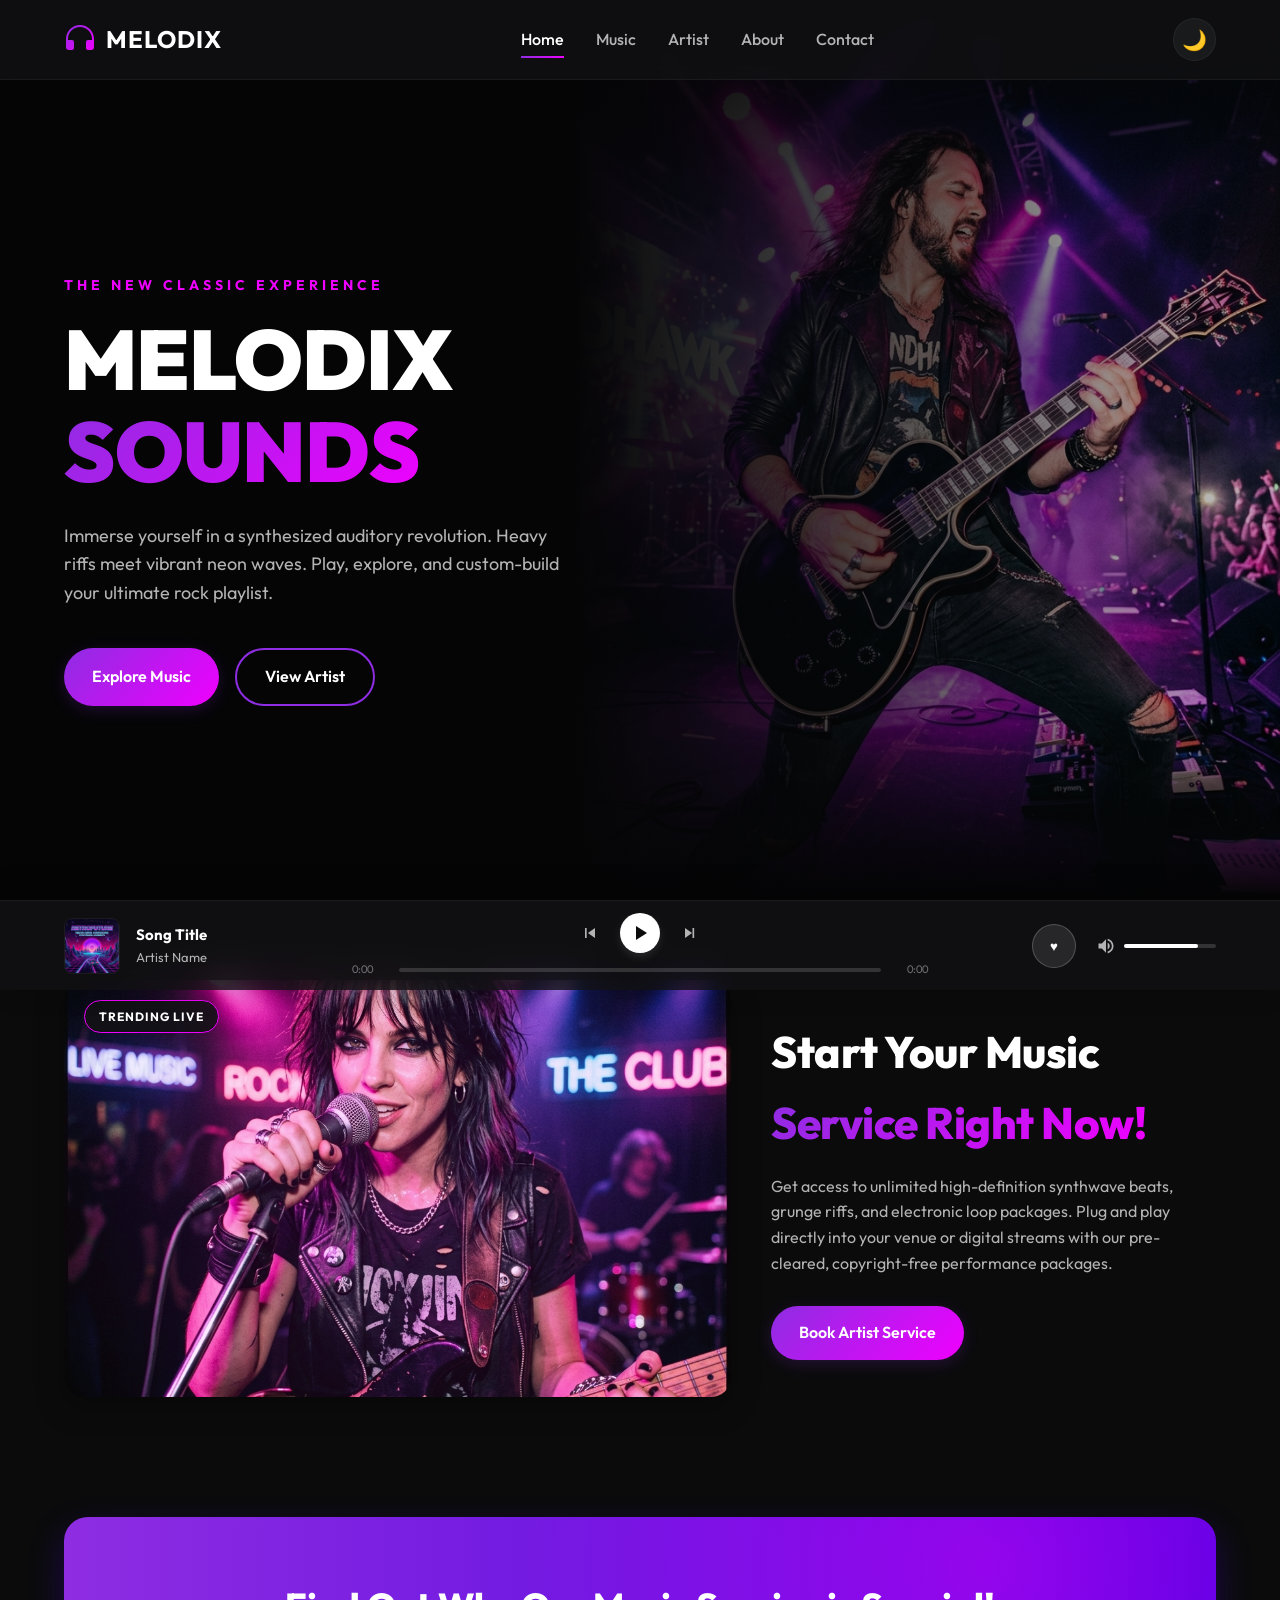
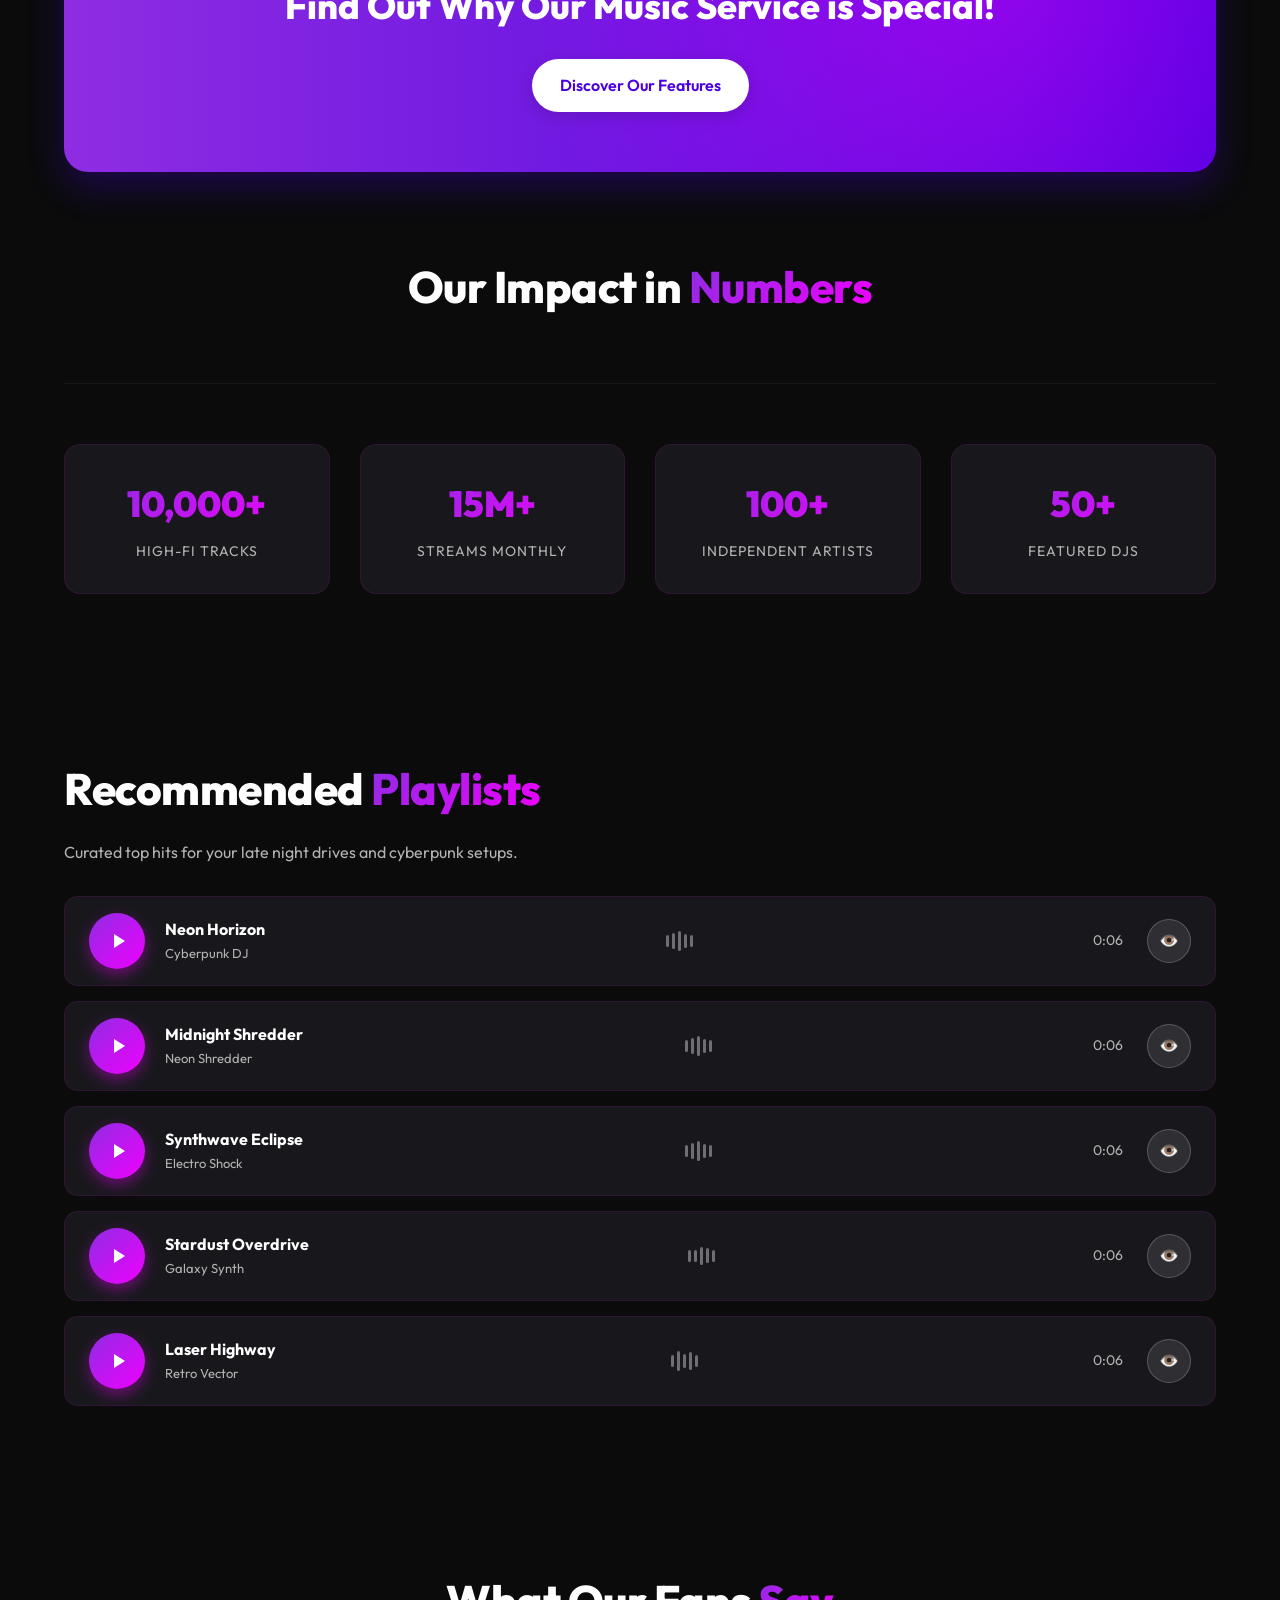
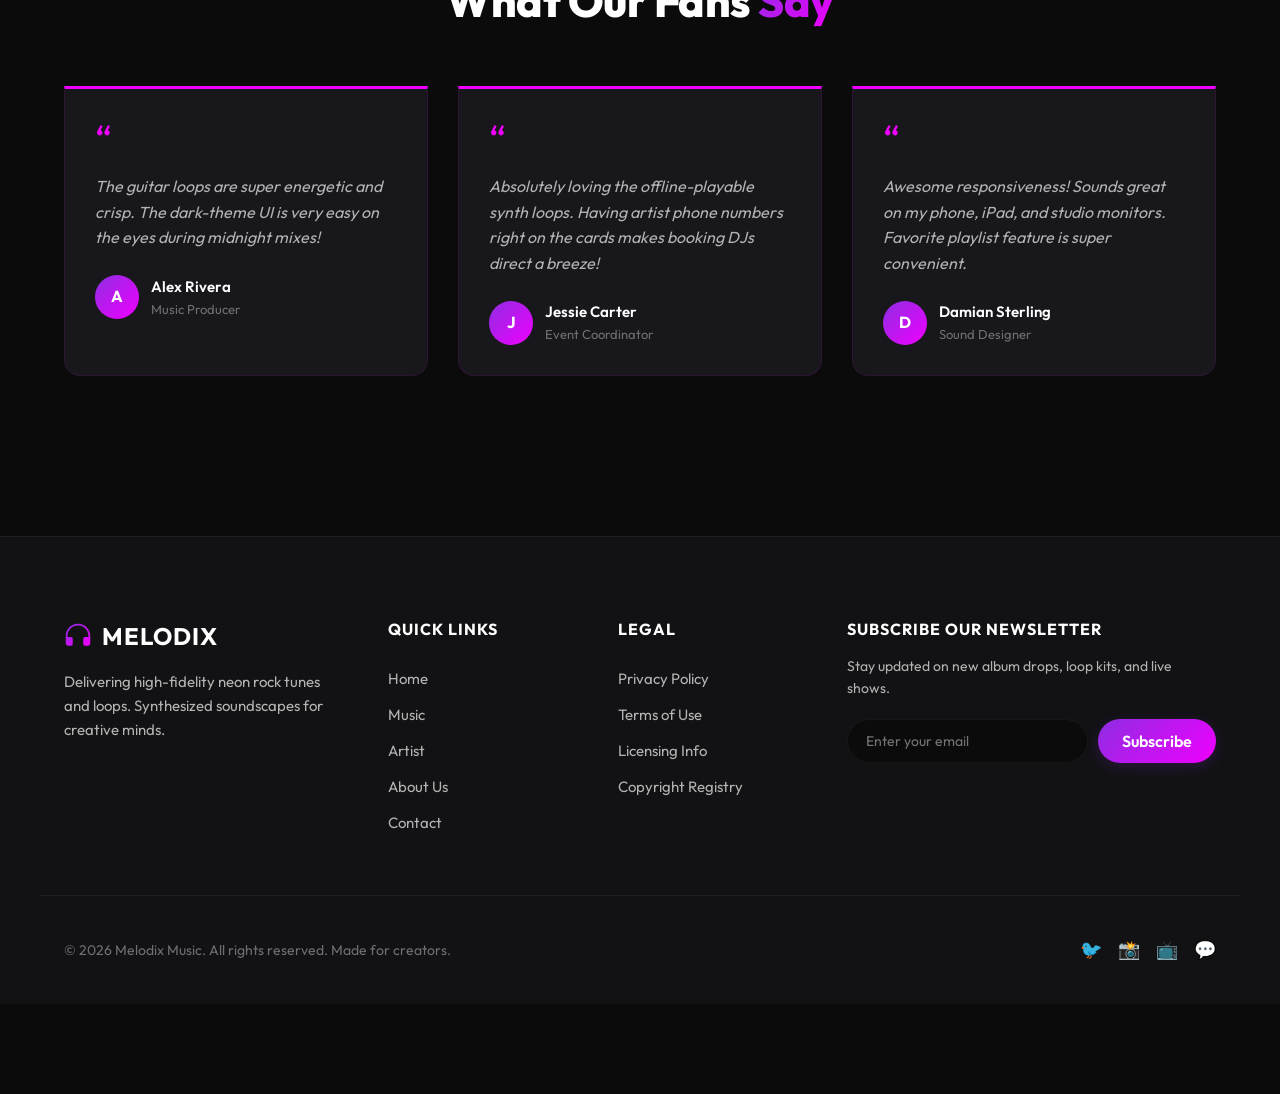
<file: index.html>
<!DOCTYPE html>
<html lang="en" data-theme="dark">
<head>
    <meta charset="UTF-8">
    <meta name="viewport" content="width=device-width, initial-scale=1.0">
    <title>Melodix - Premium Neon Music Experience</title>
    <meta name="description" content="Experience high-fidelity rock and synthwave music. Discover trending tracks, popular artists, and customize your neon playlist.">
    <!-- CSS stylesheet -->
    <link rel="stylesheet" href="css/styles.css">
</head>
<body>

    <!-- --- Header / Navigation --- -->
    <header class="header" id="main-header">
        <div class="container nav-container">
            <!-- SVG Logo -->
            <a href="index.html" class="logo" id="logo-link">
                <svg viewBox="0 0 32 32" aria-hidden="true">
                    <defs>
                        <linearGradient id="logo-grad" x1="0%" y1="0%" x2="100%" y2="100%">
                            <stop offset="0%" stop-color="#8e2de2" />
                            <stop offset="100%" stop-color="#f000ff" />
                        </linearGradient>
                    </defs>
                    <path d="M16 2C8.268 2 2 8.268 2 16v8a3 3 0 0 0 3 3h3a2 2 0 0 0 2-2v-6a2 2 0 0 0-2-2H4v-1c0-6.627 5.373-12 12-12s12 5.373 12 12v1h-4a2 2 0 0 0-2 2v6a2 2 0 0 0 2 2h3a3 3 0 0 0 3-3v-8c0-7.732-6.268-14-14-14z" />
                </svg>
                <span>MELODIX</span>
            </a>

            <!-- Navigation Menu -->
            <nav class="nav-menu" id="nav-menu">
                <a href="index.html" class="nav-link active" id="nav-home">Home</a>
                <a href="music.html" class="nav-link" id="nav-music">Music</a>
                <a href="artist.html" class="nav-link" id="nav-artist">Artist</a>
                <a href="about.html" class="nav-link" id="nav-about">About</a>
                <a href="contact.html" class="nav-link" id="nav-contact">Contact</a>
            </nav>

            <!-- Actions (Theme Toggle & Mobile Menu) -->
            <div class="nav-actions">
                <button class="theme-toggle-btn" id="theme-toggle" aria-label="Toggle light/dark theme">
                    <!-- Sun/Moon icons inside JS -->
                    <span id="theme-icon">🌙</span>
                </button>
                <button class="hamburger" id="hamburger-menu" aria-label="Toggle navigation menu">
                    <span class="bar"></span>
                    <span class="bar"></span>
                    <span class="bar"></span>
                </button>
            </div>
        </div>
    </header>

    <!-- --- Hero Section --- -->
    <section class="hero-section" id="hero">
        <div class="hero-bg">
            <img src="images/hero_guitarist.png" alt="Guitarist performing on a neon-lit stage">
        </div>
        <div class="container">
            <div class="hero-content">
                <span class="hero-subtitle">The New Classic Experience</span>
                <h1 class="hero-title">MELODIX <br><span class="text-gradient">SOUNDS</span></h1>
                <p class="hero-desc">Immerse yourself in a synthesized auditory revolution. Heavy riffs meet vibrant neon waves. Play, explore, and custom-build your ultimate rock playlist.</p>
                <div class="hero-buttons">
                    <a href="music.html" class="btn btn-primary" id="hero-btn-explore">Explore Music</a>
                    <a href="artist.html" class="btn btn-secondary" id="hero-btn-artist">View Artist</a>
                </div>
            </div>
        </div>
    </section>

    <!-- --- Featured Promo Section --- -->
    <section class="section-padding" id="promo-section">
        <div class="container">
            <div class="promo-grid">
                <div class="promo-image-container">
                    <span class="promo-badge">Trending Live</span>
                    <img src="images/artist.png" alt="Featured Artist performing Live">
                </div>
                <div>
                    <h2 class="section-title">Start Your Music <br><span class="text-gradient">Service Right Now!</span></h2>
                    <p class="section-desc">Get access to unlimited high-definition synthwave beats, grunge riffs, and electronic loop packages. Plug and play directly into your venue or digital streams with our pre-cleared, copyright-free performance packages.</p>
                    <a href="contact.html" class="btn btn-primary" id="promo-contact-btn">Book Artist Service</a>
                </div>
            </div>
        </div>
    </section>

    <!-- --- Special Purple Banner Section --- -->
    <section class="container">
        <div class="banner-special">
            <h2>Find Out Why Our Music Service is Special!</h2>
            <a href="about.html" class="btn" id="banner-special-btn">Discover Our Features</a>
        </div>
    </section>

    <!-- --- Statistics Section --- -->
    <section class="section-padding" id="stats-section">
        <div class="container">
            <h2 class="section-title text-center" style="text-align: center; margin-bottom: 50px;">Our Impact in <span class="text-gradient">Numbers</span></h2>
            <div class="stats-grid">
                <div class="stat-card">
                    <div class="stat-number text-gradient">10,000+</div>
                    <div class="stat-label">High-Fi Tracks</div>
                </div>
                <div class="stat-card">
                    <div class="stat-number text-gradient">15M+</div>
                    <div class="stat-label">Streams Monthly</div>
                </div>
                <div class="stat-card">
                    <div class="stat-number text-gradient">100+</div>
                    <div class="stat-label">Independent Artists</div>
                </div>
                <div class="stat-card">
                    <div class="stat-number text-gradient">50+</div>
                    <div class="stat-label">Featured DJs</div>
                </div>
            </div>
        </div>
    </section>

    <!-- --- Recommended Playlist Section --- -->
    <section class="section-padding" id="playlist-section">
        <div class="container">
            <h2 class="section-title">Recommended <span class="text-gradient">Playlists</span></h2>
            <p class="section-desc" style="margin-bottom: 20px;">Curated top hits for your late night drives and cyberpunk setups.</p>
            
            <div class="playlist-container" id="home-playlist-container">
                <!-- Track 1 -->
                <div class="playlist-item" data-id="1" data-title="Neon Horizon" data-artist="Cyberpunk DJ" data-audio="audio/track1.wav" data-cover="images/cover1.png" data-phone="+1 555-0199">
                    <div class="playlist-item-left">
                        <button class="circle-play-btn card-play-trigger" aria-label="Play Neon Horizon">
                            <svg viewBox="0 0 24 24"><path d="M8 5v14l11-7z"/></svg>
                        </button>
                        <div class="playlist-item-info">
                            <h4>Neon Horizon</h4>
                            <p>Cyberpunk DJ</p>
                        </div>
                    </div>
                    <div class="playlist-waveform">
                        <div class="wave-bar"></div>
                        <div class="wave-bar" style="height: 16px;"></div>
                        <div class="wave-bar" style="height: 20px;"></div>
                        <div class="wave-bar" style="height: 14px;"></div>
                        <div class="wave-bar"></div>
                    </div>
                    <div class="playlist-item-right">
                        <span class="playlist-duration">0:06</span>
                        <a href="artist.html" class="card-action-btn" title="View Artist Details" aria-label="View Artist Details">
                            👁️
                        </a>
                    </div>
                </div>

                <!-- Track 2 -->
                <div class="playlist-item" data-id="2" data-title="Midnight Shredder" data-artist="Neon Shredder" data-audio="audio/track2.wav" data-cover="images/cover2.png" data-phone="+1 555-0245">
                    <div class="playlist-item-left">
                        <button class="circle-play-btn card-play-trigger" aria-label="Play Midnight Shredder">
                            <svg viewBox="0 0 24 24"><path d="M8 5v14l11-7z"/></svg>
                        </button>
                        <div class="playlist-item-info">
                            <h4>Midnight Shredder</h4>
                            <p>Neon Shredder</p>
                        </div>
                    </div>
                    <div class="playlist-waveform">
                        <div class="wave-bar"></div>
                        <div class="wave-bar" style="height: 16px;"></div>
                        <div class="wave-bar" style="height: 20px;"></div>
                        <div class="wave-bar" style="height: 14px;"></div>
                        <div class="wave-bar"></div>
                    </div>
                    <div class="playlist-item-right">
                        <span class="playlist-duration">0:06</span>
                        <a href="artist.html" class="card-action-btn" title="View Artist Details" aria-label="View Artist Details">
                            👁️
                        </a>
                    </div>
                </div>

                <!-- Track 3 -->
                <div class="playlist-item" data-id="3" data-title="Synthwave Eclipse" data-artist="Electro Shock" data-audio="audio/track3.wav" data-cover="images/cover3.png" data-phone="+1 555-0377">
                    <div class="playlist-item-left">
                        <button class="circle-play-btn card-play-trigger" aria-label="Play Synthwave Eclipse">
                            <svg viewBox="0 0 24 24"><path d="M8 5v14l11-7z"/></svg>
                        </button>
                        <div class="playlist-item-info">
                            <h4>Synthwave Eclipse</h4>
                            <p>Electro Shock</p>
                        </div>
                    </div>
                    <div class="playlist-waveform">
                        <div class="wave-bar"></div>
                        <div class="wave-bar" style="height: 16px;"></div>
                        <div class="wave-bar" style="height: 20px;"></div>
                        <div class="wave-bar" style="height: 14px;"></div>
                        <div class="wave-bar"></div>
                    </div>
                    <div class="playlist-item-right">
                        <span class="playlist-duration">0:06</span>
                        <a href="artist.html" class="card-action-btn" title="View Artist Details" aria-label="View Artist Details">
                            👁️
                        </a>
                    </div>
                </div>

                <!-- Track 4 -->
                <div class="playlist-item" data-id="4" data-title="Stardust Overdrive" data-artist="Galaxy Synth" data-audio="audio/track4.wav" data-cover="images/cover4.png" data-phone="+1 555-0488">
                    <div class="playlist-item-left">
                        <button class="circle-play-btn card-play-trigger" aria-label="Play Stardust Overdrive">
                            <svg viewBox="0 0 24 24"><path d="M8 5v14l11-7z"/></svg>
                        </button>
                        <div class="playlist-item-info">
                            <h4>Stardust Overdrive</h4>
                            <p>Galaxy Synth</p>
                        </div>
                    </div>
                    <div class="playlist-waveform">
                        <div class="wave-bar"></div>
                        <div class="wave-bar" style="height: 12px;"></div>
                        <div class="wave-bar" style="height: 18px;"></div>
                        <div class="wave-bar" style="height: 15px;"></div>
                        <div class="wave-bar"></div>
                    </div>
                    <div class="playlist-item-right">
                        <span class="playlist-duration">0:06</span>
                        <a href="artist.html" class="card-action-btn" title="View Artist Details" aria-label="View Artist Details">
                            👁️
                        </a>
                    </div>
                </div>

                <!-- Track 5 -->
                <div class="playlist-item" data-id="5" data-title="Laser Highway" data-artist="Retro Vector" data-audio="audio/track5.wav" data-cover="images/cover5.png" data-phone="+1 555-0511">
                    <div class="playlist-item-left">
                        <button class="circle-play-btn card-play-trigger" aria-label="Play Laser Highway">
                            <svg viewBox="0 0 24 24"><path d="M8 5v14l11-7z"/></svg>
                        </button>
                        <div class="playlist-item-info">
                            <h4>Laser Highway</h4>
                            <p>Retro Vector</p>
                        </div>
                    </div>
                    <div class="playlist-waveform">
                        <div class="wave-bar"></div>
                        <div class="wave-bar" style="height: 20px;"></div>
                        <div class="wave-bar" style="height: 14px;"></div>
                        <div class="wave-bar" style="height: 18px;"></div>
                        <div class="wave-bar"></div>
                    </div>
                    <div class="playlist-item-right">
                        <span class="playlist-duration">0:06</span>
                        <a href="artist.html" class="card-action-btn" title="View Artist Details" aria-label="View Artist Details">
                            👁️
                        </a>
                    </div>
                </div>
            </div>
        </div>
    </section>

    <!-- --- Testimonials Section --- -->
    <section class="section-padding" id="testimonials-section">
        <div class="container">
            <h2 class="section-title text-center" style="text-align: center; margin-bottom: 50px;">What Our Fans <span class="text-gradient">Say</span></h2>
            <div class="testimonials-grid">
                <!-- Testimonial 1 -->
                <div class="testimonial-card">
                    <div class="quote-icon">“</div>
                    <p class="testimonial-text">The guitar loops are super energetic and crisp. The dark-theme UI is very easy on the eyes during midnight mixes!</p>
                    <div class="testimonial-author">
                        <div class="author-avatar">A</div>
                        <div class="author-info">
                            <h4>Alex Rivera</h4>
                            <p>Music Producer</p>
                        </div>
                    </div>
                </div>

                <!-- Testimonial 2 -->
                <div class="testimonial-card">
                    <div class="quote-icon">“</div>
                    <p class="testimonial-text">Absolutely loving the offline-playable synth loops. Having artist phone numbers right on the cards makes booking DJs direct a breeze!</p>
                    <div class="testimonial-author">
                        <div class="author-avatar">J</div>
                        <div class="author-info">
                            <h4>Jessie Carter</h4>
                            <p>Event Coordinator</p>
                        </div>
                    </div>
                </div>

                <!-- Testimonial 3 -->
                <div class="testimonial-card">
                    <div class="quote-icon">“</div>
                    <p class="testimonial-text">Awesome responsiveness! Sounds great on my phone, iPad, and studio monitors. Favorite playlist feature is super convenient.</p>
                    <div class="testimonial-author">
                        <div class="author-avatar">D</div>
                        <div class="author-info">
                            <h4>Damian Sterling</h4>
                            <p>Sound Designer</p>
                        </div>
                    </div>
                </div>
            </div>
        </div>
    </section>

    <!-- --- Sticky Bottom Player Bar --- -->
    <div class="player-bar" id="global-player-bar">
        <div class="container player-container">
            <!-- Track Details -->
            <div class="player-track-info">
                <div class="player-cover">
                    <img id="player-track-cover" src="images/cover1.png" alt="Current Album Cover">
                </div>
                <div class="player-text">
                    <div class="player-title" id="player-track-title">Song Title</div>
                    <div class="player-artist" id="player-track-artist">Artist Name</div>
                </div>
            </div>

            <!-- Controls -->
            <div class="player-controls">
                <div class="player-buttons">
                    <button class="player-btn" id="player-prev-btn" title="Previous Track" aria-label="Previous Track">
                        <svg width="20" height="20" fill="currentColor" viewBox="0 0 24 24"><path d="M6 6h2v12H6zm3.5 6L18 6v12z"/></svg>
                    </button>
                    <button class="player-btn player-btn-main" id="player-play-btn" title="Play/Pause" aria-label="Play/Pause">
                        <svg width="24" height="24" fill="currentColor" viewBox="0 0 24 24" id="player-play-icon"><path d="M8 5v14l11-7z"/></svg>
                    </button>
                    <button class="player-btn" id="player-next-btn" title="Next Track" aria-label="Next Track">
                        <svg width="20" height="20" fill="currentColor" viewBox="0 0 24 24"><path d="M6 18l8.5-6L6 6zm9-12h2v12h-2z"/></svg>
                    </button>
                </div>
                
                <div class="player-progress-container">
                    <span class="player-time player-time-start" id="player-time-current">0:00</span>
                    <div class="progress-bar-bg" id="player-progress-bg">
                        <div class="progress-bar-fill" id="player-progress-fill">
                            <div class="progress-knob"></div>
                        </div>
                    </div>
                    <span class="player-time player-time-end" id="player-time-total">0:00</span>
                </div>
            </div>

            <!-- Additional Actions (Volume & Favorites) -->
            <div class="player-actions">
                <button class="card-action-btn" id="player-fav-btn" title="Toggle Favorite" aria-label="Toggle Favorite">
                    ♥
                </button>
                <div class="volume-container">
                    <!-- Volume icon -->
                    <svg class="volume-icon" fill="currentColor" viewBox="0 0 24 24"><path d="M3 9v6h4l5 5V4L7 9H3zm13.5 3c0-1.77-1.02-3.29-2.5-4.03v8.05c1.48-.73 2.5-2.25 2.5-4.02zM14 3.23v2.06c2.89.86 5 3.54 5 6.71s-2.11 5.85-5 6.71v2.06c4.01-.91 7-4.49 7-8.77s-2.99-7.86-7-8.77z"/></svg>
                    <div class="volume-slider-bg" id="player-volume-bg">
                        <div class="volume-slider-fill" id="player-volume-fill"></div>
                    </div>
                </div>
            </div>
        </div>
    </div>

    <!-- --- Footer --- -->
    <footer class="footer">
        <div class="container footer-grid">
            <div class="footer-logo-side">
                <a href="index.html" class="logo">
                    <svg viewBox="0 0 32 32" aria-hidden="true" style="width: 28px; height: 28px;">
                        <path d="M16 2C8.268 2 2 8.268 2 16v8a3 3 0 0 0 3 3h3a2 2 0 0 0 2-2v-6a2 2 0 0 0-2-2H4v-1c0-6.627 5.373-12 12-12s12 5.373 12 12v1h-4a2 2 0 0 0-2 2v6a2 2 0 0 0 2 2h3a3 3 0 0 0 3-3v-8c0-7.732-6.268-14-14-14z" />
                    </svg>
                    <span>MELODIX</span>
                </a>
                <p>Delivering high-fidelity neon rock tunes and loops. Synthesized soundscapes for creative minds.</p>
            </div>
            
            <div class="footer-col">
                <h4>Quick Links</h4>
                <div class="footer-links">
                    <a href="index.html">Home</a>
                    <a href="music.html">Music</a>
                    <a href="artist.html">Artist</a>
                    <a href="about.html">About Us</a>
                    <a href="contact.html">Contact</a>
                </div>
            </div>

            <div class="footer-col">
                <h4>Legal</h4>
                <div class="footer-links">
                    <a href="#">Privacy Policy</a>
                    <a href="#">Terms of Use</a>
                    <a href="#">Licensing Info</a>
                    <a href="#">Copyright Registry</a>
                </div>
            </div>

            <div class="footer-col footer-subscribe-side">
                <h4>Subscribe Our Newsletter</h4>
                <p>Stay updated on new album drops, loop kits, and live shows.</p>
                <form class="subscribe-form" id="newsletter-form" onsubmit="event.preventDefault(); alert('Subscribed to Newsletter successfully!'); this.reset();">
                    <input type="email" placeholder="Enter your email" required aria-label="Email for newsletter">
                    <button type="submit" class="btn btn-primary">Subscribe</button>
                </form>
            </div>
        </div>

        <div class="container footer-bottom">
            <div>
                &copy; 2026 Melodix Music. All rights reserved. Made for creators.
            </div>
            <div class="footer-social-links">
                <a href="#" aria-label="Twitter">🐦</a>
                <a href="#" aria-label="Instagram">📸</a>
                <a href="#" aria-label="YouTube">📺</a>
                <a href="#" aria-label="Discord">💬</a>
            </div>
        </div>
    </footer>

    <!-- JS Scripts -->
    <script src="js/main.js"></script>
    <script src="js/player.js"></script>
</body>
</html>
</file>
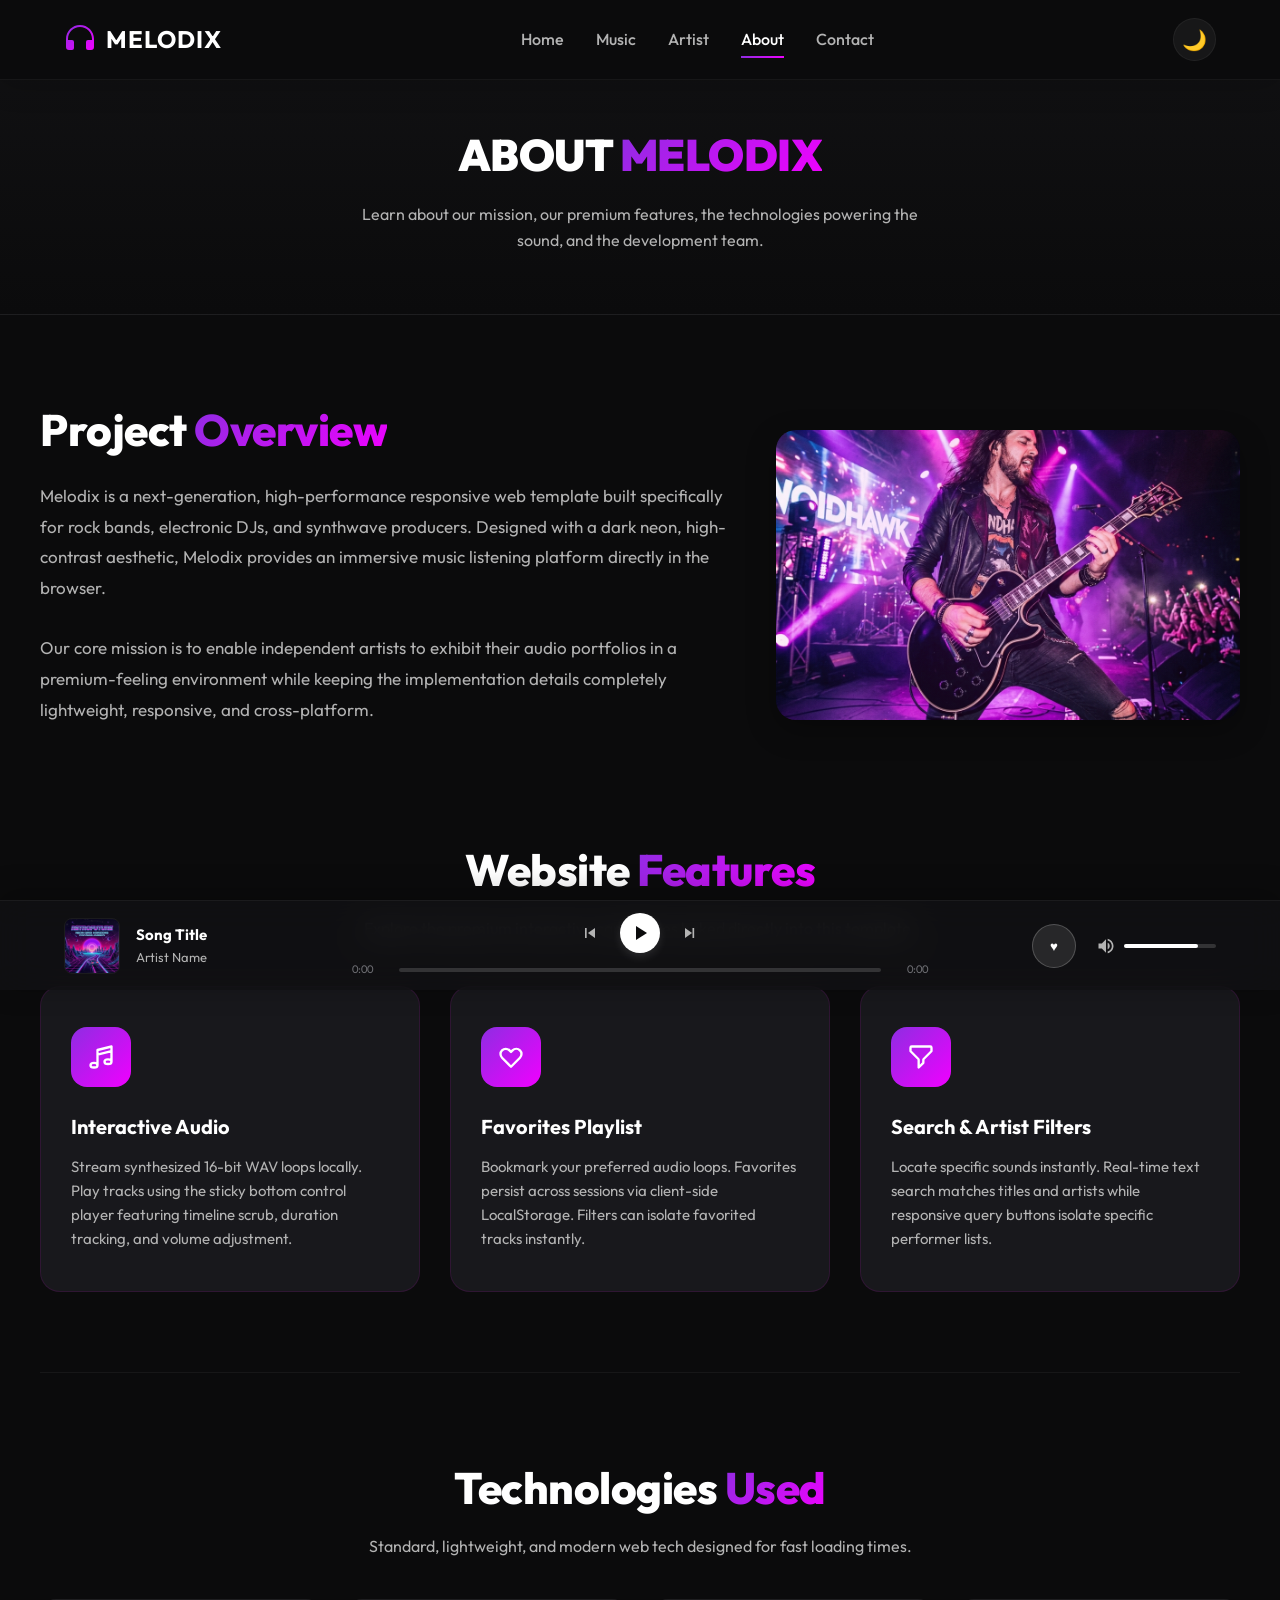
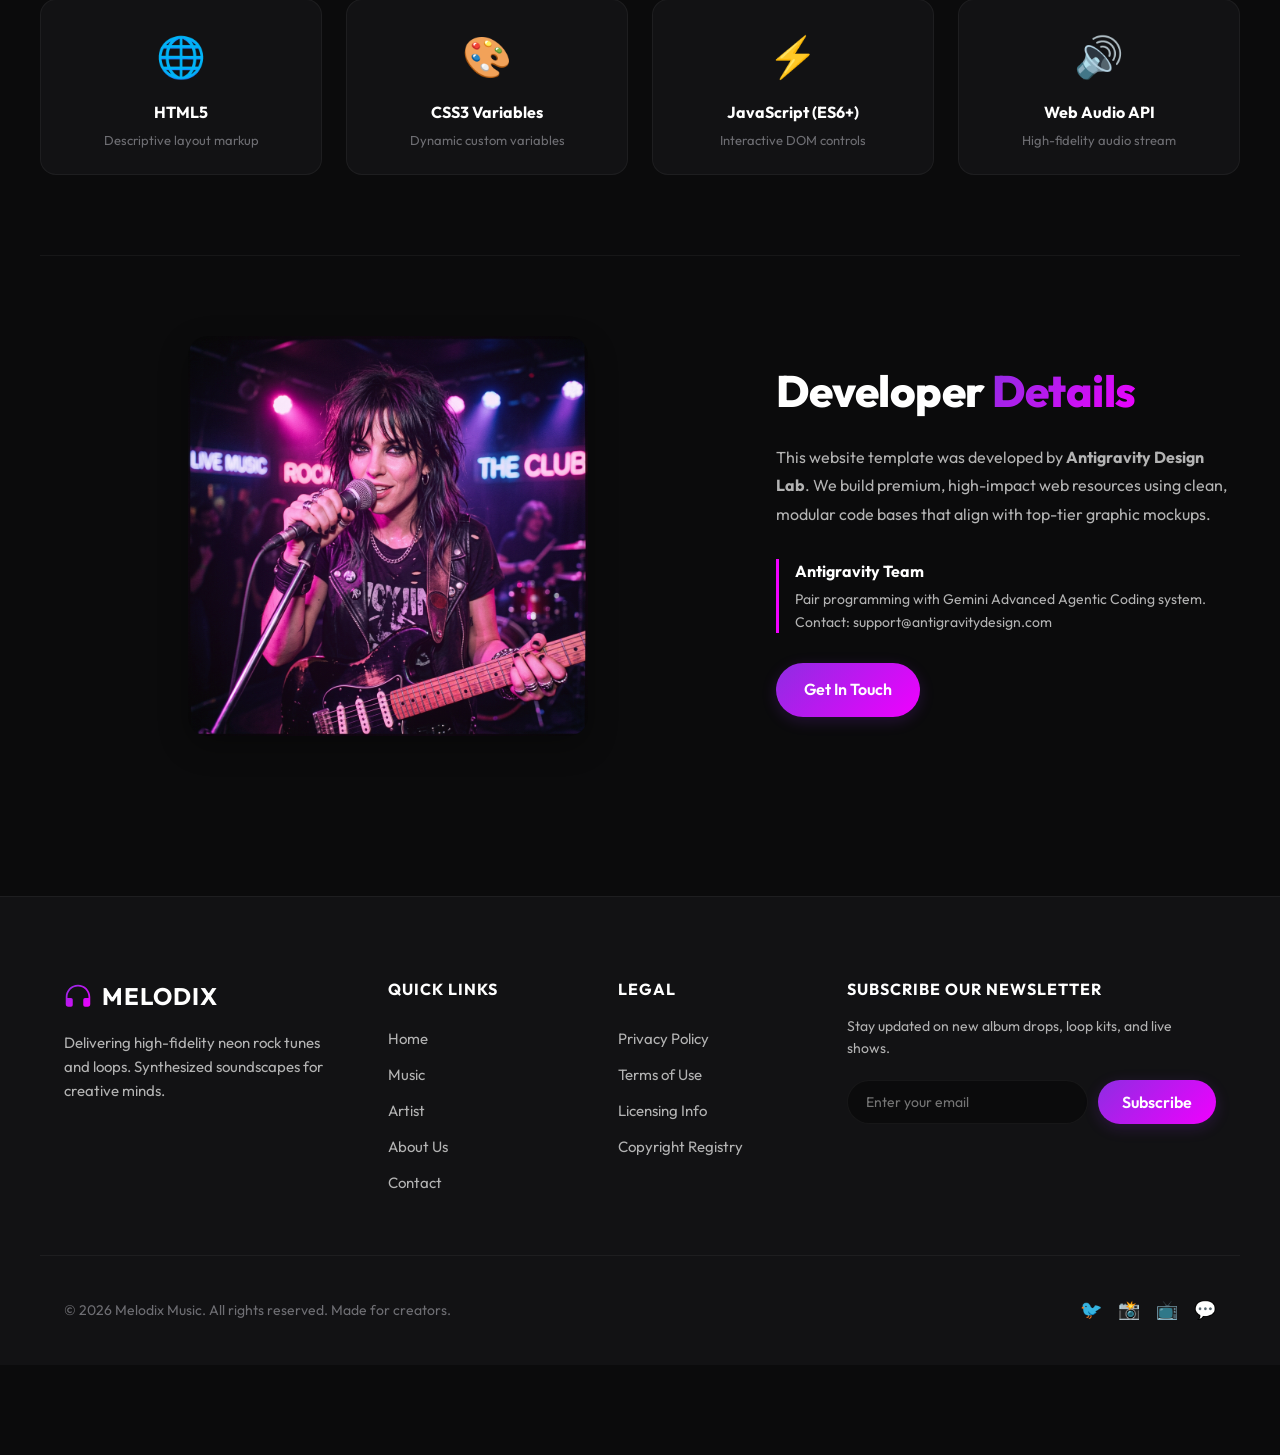
<file: about.html>
<!DOCTYPE html>
<html lang="en" data-theme="dark">
<head>
    <meta charset="UTF-8">
    <meta name="viewport" content="width=device-width, initial-scale=1.0">
    <title>About Melodix - Project Overview</title>
    <meta name="description" content="Discover the story behind Melodix. Explore its interactive features, technologies used, and our creative development team.">
    <!-- CSS stylesheet -->
    <link rel="stylesheet" href="css/styles.css">
</head>
<body>

    <!-- --- Header / Navigation --- -->
    <header class="header scrolled" id="main-header">
        <div class="container nav-container">
            <!-- SVG Logo -->
            <a href="index.html" class="logo" id="logo-link">
                <svg viewBox="0 0 32 32" aria-hidden="true">
                    <defs>
                        <linearGradient id="logo-grad" x1="0%" y1="0%" x2="100%" y2="100%">
                            <stop offset="0%" stop-color="#8e2de2" />
                            <stop offset="100%" stop-color="#f000ff" />
                        </linearGradient>
                    </defs>
                    <path d="M16 2C8.268 2 2 8.268 2 16v8a3 3 0 0 0 3 3h3a2 2 0 0 0 2-2v-6a2 2 0 0 0-2-2H4v-1c0-6.627 5.373-12 12-12s12 5.373 12 12v1h-4a2 2 0 0 0-2 2v6a2 2 0 0 0 2 2h3a3 3 0 0 0 3-3v-8c0-7.732-6.268-14-14-14z" />
                </svg>
                <span>MELODIX</span>
            </a>

            <!-- Navigation Menu -->
            <nav class="nav-menu" id="nav-menu">
                <a href="index.html" class="nav-link" id="nav-home">Home</a>
                <a href="music.html" class="nav-link" id="nav-music">Music</a>
                <a href="artist.html" class="nav-link" id="nav-artist">Artist</a>
                <a href="about.html" class="nav-link active" id="nav-about">About</a>
                <a href="contact.html" class="nav-link" id="nav-contact">Contact</a>
            </nav>

            <!-- Actions -->
            <div class="nav-actions">
                <button class="theme-toggle-btn" id="theme-toggle" aria-label="Toggle light/dark theme">
                    <span id="theme-icon">🌙</span>
                </button>
                <button class="hamburger" id="hamburger-menu" aria-label="Toggle navigation menu">
                    <span class="bar"></span>
                    <span class="bar"></span>
                    <span class="bar"></span>
                </button>
            </div>
        </div>
    </header>

    <!-- --- Page Header --- -->
    <header class="page-header">
        <div class="container">
            <h1 class="page-title">About <span class="text-gradient">Melodix</span></h1>
            <p class="page-subtitle">Learn about our mission, our premium features, the technologies powering the sound, and the development team.</p>
        </div>
    </header>

    <!-- --- Main Content Section --- -->
    <main class="container section-padding">
        
        <!-- Project Overview -->
        <section style="margin-bottom: 80px;">
            <div class="promo-grid">
                <div>
                    <h2 class="section-title">Project <span class="text-gradient">Overview</span></h2>
                    <p class="section-desc" style="font-size: 17px; line-height: 1.8;">
                        Melodix is a next-generation, high-performance responsive web template built specifically for rock bands, electronic DJs, and synthwave producers. Designed with a dark neon, high-contrast aesthetic, Melodix provides an immersive music listening platform directly in the browser. 
                    </p>
                    <p class="section-desc" style="font-size: 17px; line-height: 1.8; margin-top: 15px;">
                        Our core mission is to enable independent artists to exhibit their audio portfolios in a premium-feeling environment while keeping the implementation details completely lightweight, responsive, and cross-platform.
                    </p>
                </div>
                <div class="promo-image-container">
                    <img src="images/hero_guitarist.png" alt="Concept design image">
                </div>
            </div>
        </section>

        <!-- Website Features -->
        <section style="margin-bottom: 80px;">
            <h2 class="section-title text-center" style="text-align: center; margin-bottom: 10px;">Website <span class="text-gradient">Features</span></h2>
            <p class="section-desc text-center" style="text-align: center; margin-bottom: 40px;">Explore the premium interactive capabilities baked directly into this template.</p>
            
            <div class="about-features">
                <!-- Feature 1 -->
                <div class="feature-card">
                    <div class="feature-icon-wrapper">
                        <!-- Headphone icon svg -->
                        <svg fill="none" stroke="currentColor" stroke-width="2" viewBox="0 0 24 24"><path stroke-linecap="round" stroke-linejoin="round" d="M9 19V6l12-3v13M9 19c0 1.105-1.343 2-3 2s-3-.895-3-2 1.343-2 3-2 3 .895 3 2zm12-3c0 1.105-1.343 2-3 2s-3-.895-3-2 1.343-2 3-2 3 .895 3 2zM9 10l12-3"/></svg>
                    </div>
                    <h3>Interactive Audio</h3>
                    <p>Stream synthesized 16-bit WAV loops locally. Play tracks using the sticky bottom control player featuring timeline scrub, duration tracking, and volume adjustment.</p>
                </div>

                <!-- Feature 2 -->
                <div class="feature-card">
                    <div class="feature-icon-wrapper">
                        <!-- Heart icon svg -->
                        <svg fill="none" stroke="currentColor" stroke-width="2" viewBox="0 0 24 24"><path stroke-linecap="round" stroke-linejoin="round" d="M4.318 6.318a4.5 4.5 0 000 6.364L12 20.364l7.682-7.682a4.5 4.5 0 00-6.364-6.364L12 7.636l-1.318-1.318a4.5 4.5 0 00-6.364 0z"/></svg>
                    </div>
                    <h3>Favorites Playlist</h3>
                    <p>Bookmark your preferred audio loops. Favorites persist across sessions via client-side LocalStorage. Filters can isolate favorited tracks instantly.</p>
                </div>

                <!-- Feature 3 -->
                <div class="feature-card">
                    <div class="feature-icon-wrapper">
                        <!-- Filter icon svg -->
                        <svg fill="none" stroke="currentColor" stroke-width="2" viewBox="0 0 24 24"><path stroke-linecap="round" stroke-linejoin="round" d="M3 4a1 1 0 011-1h16a1 1 0 011 1v2.586a1 1 0 01-.293.707l-6.414 6.414a1 1 0 00-.293.707V17l-4 4v-6.586a1 1 0 00-.293-.707L3.293 7.293A1 1 0 013 6.586V4z"/></svg>
                    </div>
                    <h3>Search &amp; Artist Filters</h3>
                    <p>Locate specific sounds instantly. Real-time text search matches titles and artists while responsive query buttons isolate specific performer lists.</p>
                </div>
            </div>
        </section>

        <!-- Technologies Used -->
        <section class="tech-stack-section" style="margin-bottom: 80px;">
            <h2 class="section-title text-center" style="text-align: center; margin-bottom: 10px;">Technologies <span class="text-gradient">Used</span></h2>
            <p class="section-desc text-center" style="text-align: center; margin-bottom: 40px;">Standard, lightweight, and modern web tech designed for fast loading times.</p>
            
            <div class="tech-grid">
                <!-- Tech 1 -->
                <div class="tech-card">
                    <div class="tech-logo">🌐</div>
                    <h4>HTML5</h4>
                    <p>Descriptive layout markup</p>
                </div>
                <!-- Tech 2 -->
                <div class="tech-card">
                    <div class="tech-logo">🎨</div>
                    <h4>CSS3 Variables</h4>
                    <p>Dynamic custom variables</p>
                </div>
                <!-- Tech 3 -->
                <div class="tech-card">
                    <div class="tech-logo">⚡</div>
                    <h4>JavaScript (ES6+)</h4>
                    <p>Interactive DOM controls</p>
                </div>
                <!-- Tech 4 -->
                <div class="tech-card">
                    <div class="tech-logo">🔊</div>
                    <h4>Web Audio API</h4>
                    <p>High-fidelity audio stream</p>
                </div>
            </div>
        </section>

        <!-- Developer Details -->
        <section style="border-top: 1px solid var(--glass-border); padding-top: 80px;">
            <div class="promo-grid" style="align-items: center;">
                <div class="promo-image-container" style="aspect-ratio: 1/1; max-width: 400px; margin: 0 auto;">
                    <img src="images/artist.png" alt="Developer representative">
                </div>
                <div>
                    <h2 class="section-title">Developer <span class="text-gradient">Details</span></h2>
                    <p class="section-desc" style="font-size: 16px; line-height: 1.8;">
                        This website template was developed by <strong>Antigravity Design Lab</strong>. We build premium, high-impact web resources using clean, modular code bases that align with top-tier graphic mockups.
                    </p>
                    
                    <div style="margin-top: 24px; border-left: 3px solid var(--accent-magenta); padding-left: 16px;">
                        <h4 style="font-size: 16px; font-weight: 700;">Antigravity Team</h4>
                        <p style="font-size: 14px; color: var(--text-secondary); margin-top: 4px;">Pair programming with Gemini Advanced Agentic Coding system.</p>
                        <p style="font-size: 14px; color: var(--text-secondary);">Contact: support@antigravitydesign.com</p>
                    </div>
                    
                    <div style="margin-top: 30px;">
                        <a href="contact.html" class="btn btn-primary">Get In Touch</a>
                    </div>
                </div>
            </div>
        </section>

    </main>

    <!-- --- Sticky Bottom Player Bar --- -->
    <div class="player-bar" id="global-player-bar">
        <div class="container player-container">
            <!-- Track Details -->
            <div class="player-track-info">
                <div class="player-cover">
                    <img id="player-track-cover" src="images/cover1.png" alt="Current Album Cover">
                </div>
                <div class="player-text">
                    <div class="player-title" id="player-track-title">Song Title</div>
                    <div class="player-artist" id="player-track-artist">Artist Name</div>
                </div>
            </div>

            <!-- Controls -->
            <div class="player-controls">
                <div class="player-buttons">
                    <button class="player-btn" id="player-prev-btn" title="Previous Track" aria-label="Previous Track">
                        <svg width="20" height="20" fill="currentColor" viewBox="0 0 24 24"><path d="M6 6h2v12H6zm3.5 6L18 6v12z"/></svg>
                    </button>
                    <button class="player-btn player-btn-main" id="player-play-btn" title="Play/Pause" aria-label="Play/Pause">
                        <svg width="24" height="24" fill="currentColor" viewBox="0 0 24 24" id="player-play-icon"><path d="M8 5v14l11-7z"/></svg>
                    </button>
                    <button class="player-btn" id="player-next-btn" title="Next Track" aria-label="Next Track">
                        <svg width="20" height="20" fill="currentColor" viewBox="0 0 24 24"><path d="M6 18l8.5-6L6 6zm9-12h2v12h-2z"/></svg>
                    </button>
                </div>
                
                <div class="player-progress-container">
                    <span class="player-time player-time-start" id="player-time-current">0:00</span>
                    <div class="progress-bar-bg" id="player-progress-bg">
                        <div class="progress-bar-fill" id="player-progress-fill">
                            <div class="progress-knob"></div>
                        </div>
                    </div>
                    <span class="player-time player-time-end" id="player-time-total">0:00</span>
                </div>
            </div>

            <!-- Additional Actions (Volume & Favorites) -->
            <div class="player-actions">
                <button class="card-action-btn" id="player-fav-btn" title="Toggle Favorite" aria-label="Toggle Favorite">
                    ♥
                </button>
                <div class="volume-container">
                    <svg class="volume-icon" fill="currentColor" viewBox="0 0 24 24"><path d="M3 9v6h4l5 5V4L7 9H3zm13.5 3c0-1.77-1.02-3.29-2.5-4.03v8.05c1.48-.73 2.5-2.25 2.5-4.02zM14 3.23v2.06c2.89.86 5 3.54 5 6.71s-2.11 5.85-5 6.71v2.06c4.01-.91 7-4.49 7-8.77s-2.99-7.86-7-8.77z"/></svg>
                    <div class="volume-slider-bg" id="player-volume-bg">
                        <div class="volume-slider-fill" id="player-volume-fill"></div>
                    </div>
                </div>
            </div>
        </div>
    </div>

    <!-- --- Footer --- -->
    <footer class="footer">
        <div class="container footer-grid">
            <div class="footer-logo-side">
                <a href="index.html" class="logo">
                    <svg viewBox="0 0 32 32" aria-hidden="true" style="width: 28px; height: 28px;">
                        <path d="M16 2C8.268 2 2 8.268 2 16v8a3 3 0 0 0 3 3h3a2 2 0 0 0 2-2v-6a2 2 0 0 0-2-2H4v-1c0-6.627 5.373-12 12-12s12 5.373 12 12v1h-4a2 2 0 0 0-2 2v6a2 2 0 0 0 2 2h3a3 3 0 0 0 3-3v-8c0-7.732-6.268-14-14-14z" />
                    </svg>
                    <span>MELODIX</span>
                </a>
                <p>Delivering high-fidelity neon rock tunes and loops. Synthesized soundscapes for creative minds.</p>
            </div>
            
            <div class="footer-col">
                <h4>Quick Links</h4>
                <div class="footer-links">
                    <a href="index.html">Home</a>
                    <a href="music.html">Music</a>
                    <a href="artist.html">Artist</a>
                    <a href="about.html">About Us</a>
                    <a href="contact.html">Contact</a>
                </div>
            </div>

            <div class="footer-col">
                <h4>Legal</h4>
                <div class="footer-links">
                    <a href="#">Privacy Policy</a>
                    <a href="#">Terms of Use</a>
                    <a href="#">Licensing Info</a>
                    <a href="#">Copyright Registry</a>
                </div>
            </div>

            <div class="footer-col footer-subscribe-side">
                <h4>Subscribe Our Newsletter</h4>
                <p>Stay updated on new album drops, loop kits, and live shows.</p>
                <form class="subscribe-form" id="newsletter-form" onsubmit="event.preventDefault(); alert('Subscribed to Newsletter successfully!'); this.reset();">
                    <input type="email" placeholder="Enter your email" required aria-label="Email for newsletter">
                    <button type="submit" class="btn btn-primary">Subscribe</button>
                </form>
            </div>
        </div>

        <div class="container footer-bottom">
            <div>
                &copy; 2026 Melodix Music. All rights reserved. Made for creators.
            </div>
            <div class="footer-social-links">
                <a href="#" aria-label="Twitter">🐦</a>
                <a href="#" aria-label="Instagram">📸</a>
                <a href="#" aria-label="YouTube">📺</a>
                <a href="#" aria-label="Discord">💬</a>
            </div>
        </div>
    </footer>

    <!-- JS Scripts -->
    <script src="js/main.js"></script>
    <script src="js/player.js"></script>
</body>
</html>
</file>
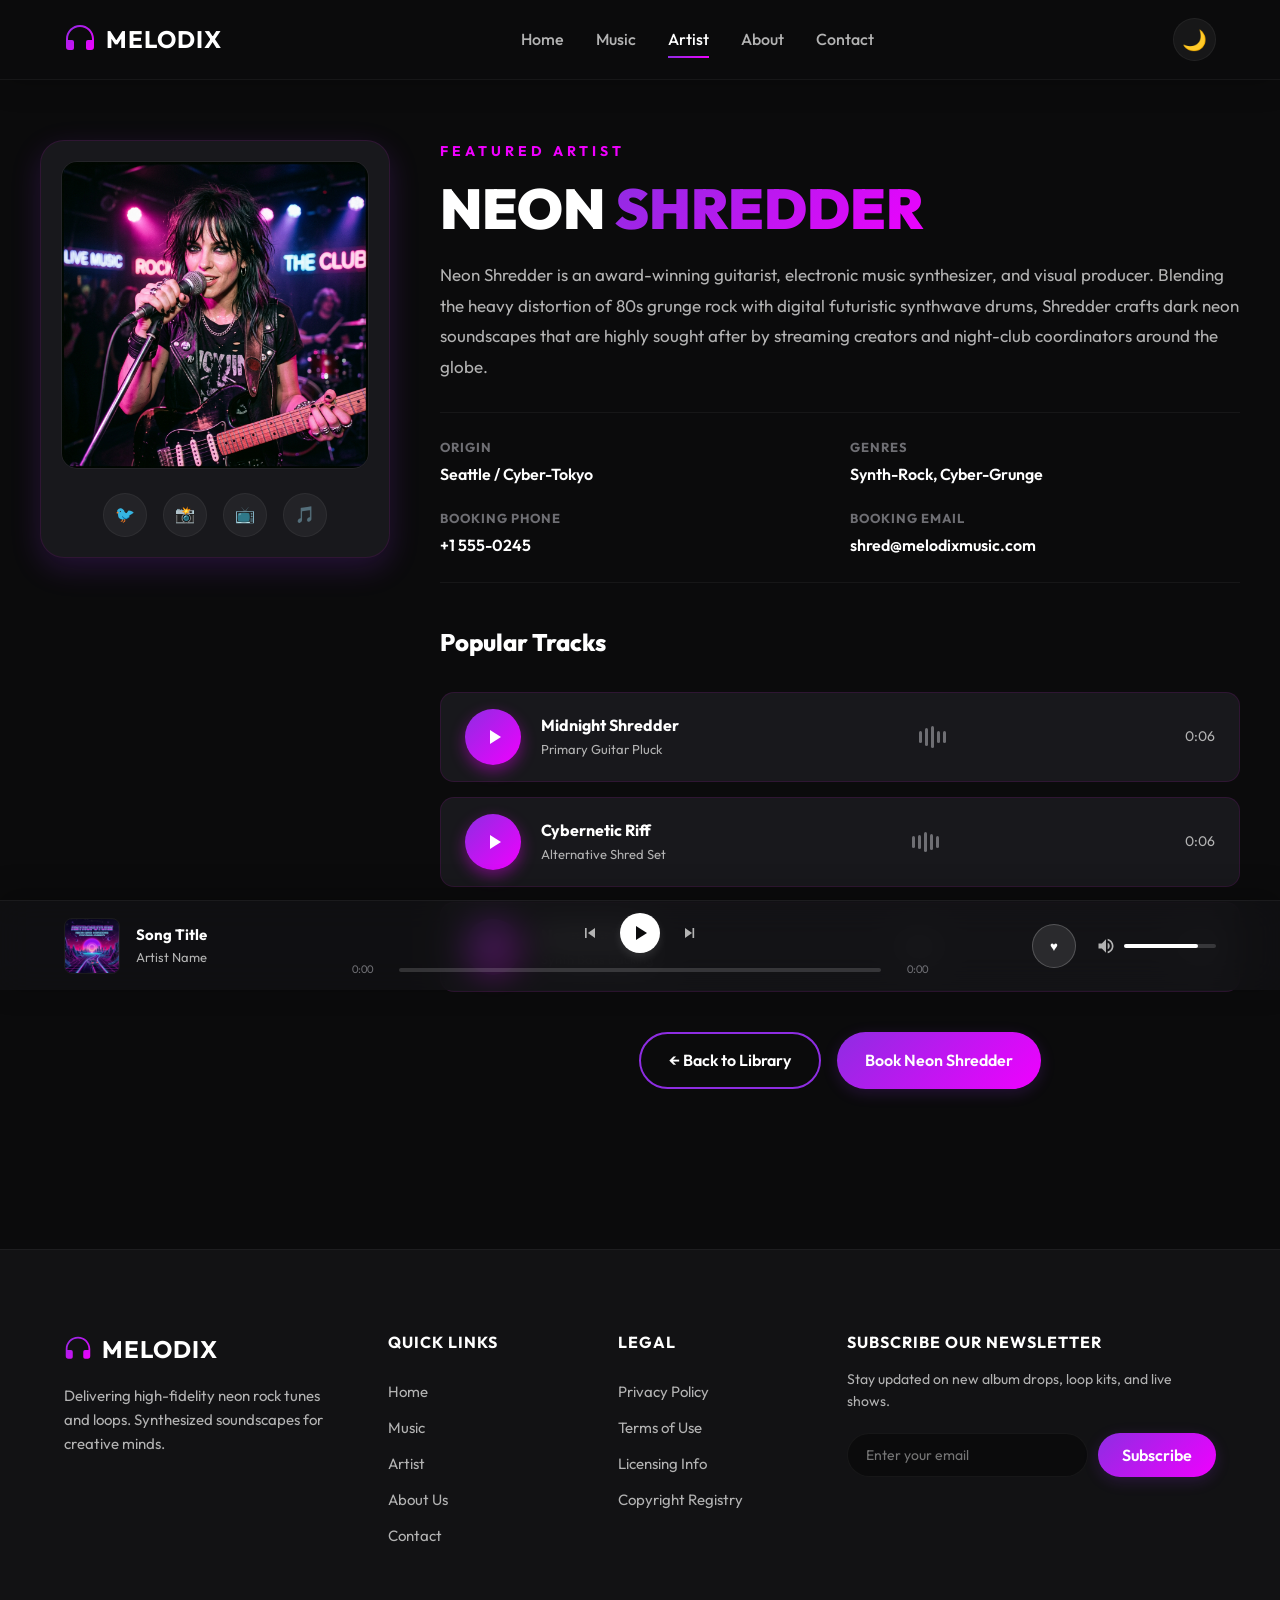
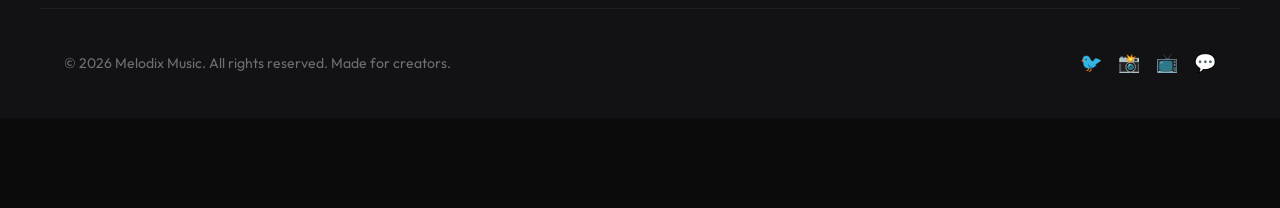
<file: artist.html>
<!DOCTYPE html>
<html lang="en" data-theme="dark">
<head>
    <meta charset="UTF-8">
    <meta name="viewport" content="width=device-width, initial-scale=1.0">
    <title>Artist Profile - Neon Shredder</title>
    <meta name="description" content="Get to know Neon Shredder. Read the biography, find booking contact info, and stream popular guitar loops directly.">
    <!-- CSS stylesheet -->
    <link rel="stylesheet" href="css/styles.css">
</head>
<body>

    <!-- --- Header / Navigation --- -->
    <header class="header scrolled" id="main-header">
        <div class="container nav-container">
            <!-- SVG Logo -->
            <a href="index.html" class="logo" id="logo-link">
                <svg viewBox="0 0 32 32" aria-hidden="true">
                    <defs>
                        <linearGradient id="logo-grad" x1="0%" y1="0%" x2="100%" y2="100%">
                            <stop offset="0%" stop-color="#8e2de2" />
                            <stop offset="100%" stop-color="#f000ff" />
                        </linearGradient>
                    </defs>
                    <path d="M16 2C8.268 2 2 8.268 2 16v8a3 3 0 0 0 3 3h3a2 2 0 0 0 2-2v-6a2 2 0 0 0-2-2H4v-1c0-6.627 5.373-12 12-12s12 5.373 12 12v1h-4a2 2 0 0 0-2 2v6a2 2 0 0 0 2 2h3a3 3 0 0 0 3-3v-8c0-7.732-6.268-14-14-14z" />
                </svg>
                <span>MELODIX</span>
            </a>

            <!-- Navigation Menu -->
            <nav class="nav-menu" id="nav-menu">
                <a href="index.html" class="nav-link" id="nav-home">Home</a>
                <a href="music.html" class="nav-link" id="nav-music">Music</a>
                <a href="artist.html" class="nav-link active" id="nav-artist">Artist</a>
                <a href="about.html" class="nav-link" id="nav-about">About</a>
                <a href="contact.html" class="nav-link" id="nav-contact">Contact</a>
            </nav>

            <!-- Actions -->
            <div class="nav-actions">
                <button class="theme-toggle-btn" id="theme-toggle" aria-label="Toggle light/dark theme">
                    <span id="theme-icon">🌙</span>
                </button>
                <button class="hamburger" id="hamburger-menu" aria-label="Toggle navigation menu">
                    <span class="bar"></span>
                    <span class="bar"></span>
                    <span class="bar"></span>
                </button>
            </div>
        </div>
    </header>

    <!-- --- Main Profile Content --- -->
    <main class="container artist-profile-section section-padding">
        <div class="artist-profile-grid">
            
            <!-- Left Side: Profile Photo & Socials Card -->
            <aside class="artist-photo-card">
                <div class="artist-img-wrapper">
                    <img src="images/artist.png" alt="Neon Shredder close up portrait">
                </div>
                
                <div class="artist-socials">
                    <a href="#" class="social-circle-btn" aria-label="Twitter">🐦</a>
                    <a href="#" class="social-circle-btn" aria-label="Instagram">📸</a>
                    <a href="#" class="social-circle-btn" aria-label="YouTube">📺</a>
                    <a href="#" class="social-circle-btn" aria-label="Spotify">🎵</a>
                </div>
            </aside>

            <!-- Right Side: Details & Tracks -->
            <section class="artist-details-content">
                <span class="hero-subtitle">Featured Artist</span>
                <h1>NEON <span class="text-gradient">SHREDDER</span></h1>
                
                <p class="artist-bio">
                    Neon Shredder is an award-winning guitarist, electronic music synthesizer, and visual producer. Blending the heavy distortion of 80s grunge rock with digital futuristic synthwave drums, Shredder crafts dark neon soundscapes that are highly sought after by streaming creators and night-club coordinators around the globe.
                </p>

                <!-- Metadata details list -->
                <div class="artist-meta-list">
                    <div class="artist-meta-item">
                        <h5>Origin</h5>
                        <p>Seattle / Cyber-Tokyo</p>
                    </div>
                    <div class="artist-meta-item">
                        <h5>Genres</h5>
                        <p>Synth-Rock, Cyber-Grunge</p>
                    </div>
                    <div class="artist-meta-item">
                        <h5>Booking Phone</h5>
                        <p>+1 555-0245</p>
                    </div>
                    <div class="artist-meta-item">
                        <h5>Booking Email</h5>
                        <p>shred@melodixmusic.com</p>
                    </div>
                </div>

                <!-- Popular Songs list (with fully functional integration) -->
                <div class="artist-popular-tracks">
                    <h3>Popular Tracks</h3>
                    
                    <div class="playlist-container">
                        <!-- Track 2 (Neon Shredder primary track) -->
                        <div class="playlist-item" data-id="2" data-title="Midnight Shredder" data-artist="Neon Shredder" data-audio="audio/track2.wav" data-cover="images/cover2.png" data-phone="+1 555-0245">
                            <div class="playlist-item-left">
                                <button class="circle-play-btn card-play-trigger" aria-label="Play Midnight Shredder">
                                    <svg viewBox="0 0 24 24"><path d="M8 5v14l11-7z"/></svg>
                                </button>
                                <div class="playlist-item-info">
                                    <h4>Midnight Shredder</h4>
                                    <p>Primary Guitar Pluck</p>
                                </div>
                            </div>
                            <div class="playlist-waveform">
                                <div class="wave-bar"></div>
                                <div class="wave-bar" style="height: 18px;"></div>
                                <div class="wave-bar" style="height: 22px;"></div>
                                <div class="wave-bar" style="height: 12px;"></div>
                                <div class="wave-bar"></div>
                            </div>
                            <div class="playlist-item-right">
                                <span class="playlist-duration">0:06</span>
                            </div>
                        </div>

                        <!-- Track 8 (Neon Shredder second track) -->
                        <div class="playlist-item" data-id="8" data-title="Cybernetic Riff" data-artist="Neon Shredder" data-audio="audio/track8.wav" data-cover="images/cover2.png" data-phone="+1 555-0245">
                            <div class="playlist-item-left">
                                <button class="circle-play-btn card-play-trigger" aria-label="Play Cybernetic Riff">
                                    <svg viewBox="0 0 24 24"><path d="M8 5v14l11-7z"/></svg>
                                </button>
                                <div class="playlist-item-info">
                                    <h4>Cybernetic Riff</h4>
                                    <p>Alternative Shred Set</p>
                                </div>
                            </div>
                            <div class="playlist-waveform">
                                <div class="wave-bar"></div>
                                <div class="wave-bar" style="height: 14px;"></div>
                                <div class="wave-bar" style="height: 20px;"></div>
                                <div class="wave-bar" style="height: 16px;"></div>
                                <div class="wave-bar"></div>
                            </div>
                            <div class="playlist-item-right">
                                <span class="playlist-duration">0:06</span>
                            </div>
                        </div>

                        <!-- Track 1 (Guest track) -->
                        <div class="playlist-item" data-id="1" data-title="Neon Horizon" data-artist="Cyberpunk DJ" data-audio="audio/track1.wav" data-cover="images/cover1.png" data-phone="+1 555-0199">
                            <div class="playlist-item-left">
                                <button class="circle-play-btn card-play-trigger" aria-label="Play Neon Horizon">
                                    <svg viewBox="0 0 24 24"><path d="M8 5v14l11-7z"/></svg>
                                </button>
                                <div class="playlist-item-info">
                                    <h4>Neon Horizon</h4>
                                    <p>Synth Bass backing</p>
                                </div>
                            </div>
                            <div class="playlist-waveform">
                                <div class="wave-bar"></div>
                                <div class="wave-bar" style="height: 16px;"></div>
                                <div class="wave-bar" style="height: 20px;"></div>
                                <div class="wave-bar" style="height: 14px;"></div>
                                <div class="wave-bar"></div>
                            </div>
                            <div class="playlist-item-right">
                                <span class="playlist-duration">0:06</span>
                            </div>
                        </div>
                    </div>
                </div>

                <div style="margin-top: 40px; display: flex; gap: 16px; justify-content: center;">
                    <a href="music.html" class="btn btn-secondary">&larr; Back to Library</a>
                    <a href="contact.html" class="btn btn-primary">Book Neon Shredder</a>
                </div>
            </section>
        </div>
    </main>

    <!-- --- Sticky Bottom Player Bar --- -->
    <div class="player-bar" id="global-player-bar">
        <div class="container player-container">
            <!-- Track Details -->
            <div class="player-track-info">
                <div class="player-cover">
                    <img id="player-track-cover" src="images/cover1.png" alt="Current Album Cover">
                </div>
                <div class="player-text">
                    <div class="player-title" id="player-track-title">Song Title</div>
                    <div class="player-artist" id="player-track-artist">Artist Name</div>
                </div>
            </div>

            <!-- Controls -->
            <div class="player-controls">
                <div class="player-buttons">
                    <button class="player-btn" id="player-prev-btn" title="Previous Track" aria-label="Previous Track">
                        <svg width="20" height="20" fill="currentColor" viewBox="0 0 24 24"><path d="M6 6h2v12H6zm3.5 6L18 6v12z"/></svg>
                    </button>
                    <button class="player-btn player-btn-main" id="player-play-btn" title="Play/Pause" aria-label="Play/Pause">
                        <svg width="24" height="24" fill="currentColor" viewBox="0 0 24 24" id="player-play-icon"><path d="M8 5v14l11-7z"/></svg>
                    </button>
                    <button class="player-btn" id="player-next-btn" title="Next Track" aria-label="Next Track">
                        <svg width="20" height="20" fill="currentColor" viewBox="0 0 24 24"><path d="M6 18l8.5-6L6 6zm9-12h2v12h-2z"/></svg>
                    </button>
                </div>
                
                <div class="player-progress-container">
                    <span class="player-time player-time-start" id="player-time-current">0:00</span>
                    <div class="progress-bar-bg" id="player-progress-bg">
                        <div class="progress-bar-fill" id="player-progress-fill">
                            <div class="progress-knob"></div>
                        </div>
                    </div>
                    <span class="player-time player-time-end" id="player-time-total">0:00</span>
                </div>
            </div>

            <!-- Additional Actions (Volume & Favorites) -->
            <div class="player-actions">
                <button class="card-action-btn" id="player-fav-btn" title="Toggle Favorite" aria-label="Toggle Favorite">
                    ♥
                </button>
                <div class="volume-container">
                    <svg class="volume-icon" fill="currentColor" viewBox="0 0 24 24"><path d="M3 9v6h4l5 5V4L7 9H3zm13.5 3c0-1.77-1.02-3.29-2.5-4.03v8.05c1.48-.73 2.5-2.25 2.5-4.02zM14 3.23v2.06c2.89.86 5 3.54 5 6.71s-2.11 5.85-5 6.71v2.06c4.01-.91 7-4.49 7-8.77s-2.99-7.86-7-8.77z"/></svg>
                    <div class="volume-slider-bg" id="player-volume-bg">
                        <div class="volume-slider-fill" id="player-volume-fill"></div>
                    </div>
                </div>
            </div>
        </div>
    </div>

    <!-- --- Footer --- -->
    <footer class="footer">
        <div class="container footer-grid">
            <div class="footer-logo-side">
                <a href="index.html" class="logo">
                    <svg viewBox="0 0 32 32" aria-hidden="true" style="width: 28px; height: 28px;">
                        <path d="M16 2C8.268 2 2 8.268 2 16v8a3 3 0 0 0 3 3h3a2 2 0 0 0 2-2v-6a2 2 0 0 0-2-2H4v-1c0-6.627 5.373-12 12-12s12 5.373 12 12v1h-4a2 2 0 0 0-2 2v6a2 2 0 0 0 2 2h3a3 3 0 0 0 3-3v-8c0-7.732-6.268-14-14-14z" />
                    </svg>
                    <span>MELODIX</span>
                </a>
                <p>Delivering high-fidelity neon rock tunes and loops. Synthesized soundscapes for creative minds.</p>
            </div>
            
            <div class="footer-col">
                <h4>Quick Links</h4>
                <div class="footer-links">
                    <a href="index.html">Home</a>
                    <a href="music.html">Music</a>
                    <a href="artist.html">Artist</a>
                    <a href="about.html">About Us</a>
                    <a href="contact.html">Contact</a>
                </div>
            </div>

            <div class="footer-col">
                <h4>Legal</h4>
                <div class="footer-links">
                    <a href="#">Privacy Policy</a>
                    <a href="#">Terms of Use</a>
                    <a href="#">Licensing Info</a>
                    <a href="#">Copyright Registry</a>
                </div>
            </div>

            <div class="footer-col footer-subscribe-side">
                <h4>Subscribe Our Newsletter</h4>
                <p>Stay updated on new album drops, loop kits, and live shows.</p>
                <form class="subscribe-form" id="newsletter-form" onsubmit="event.preventDefault(); alert('Subscribed to Newsletter successfully!'); this.reset();">
                    <input type="email" placeholder="Enter your email" required aria-label="Email for newsletter">
                    <button type="submit" class="btn btn-primary">Subscribe</button>
                </form>
            </div>
        </div>

        <div class="container footer-bottom">
            <div>
                &copy; 2026 Melodix Music. All rights reserved. Made for creators.
            </div>
            <div class="footer-social-links">
                <a href="#" aria-label="Twitter">🐦</a>
                <a href="#" aria-label="Instagram">📸</a>
                <a href="#" aria-label="YouTube">📺</a>
                <a href="#" aria-label="Discord">💬</a>
            </div>
        </div>
    </footer>

    <!-- JS Scripts -->
    <script src="js/main.js"></script>
    <script src="js/player.js"></script>
</body>
</html>
</file>
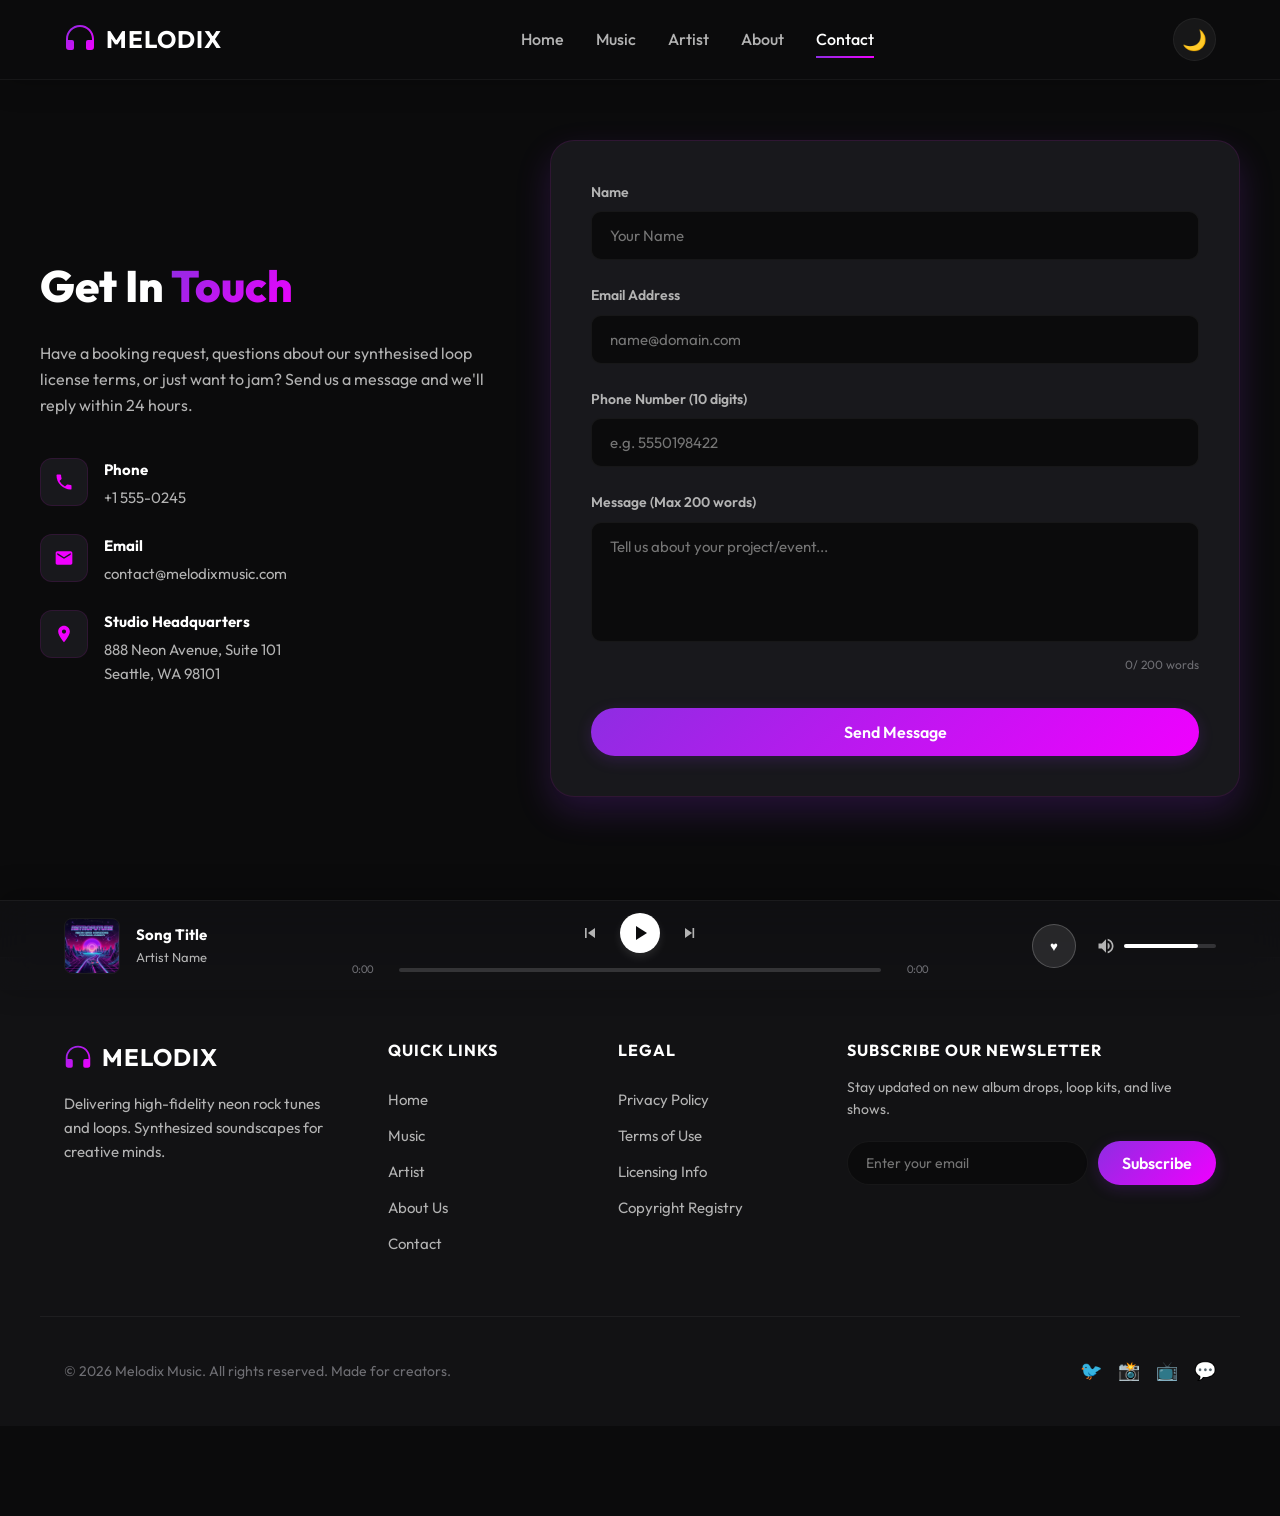
<file: contact.html>
<!DOCTYPE html>
<html lang="en" data-theme="dark">
<head>
    <meta charset="UTF-8">
    <meta name="viewport" content="width=device-width, initial-scale=1.0">
    <title>Contact Us - Melodix</title>
    <meta name="description" content="Reach out to Rockable. Fill our secure contact form to book DJs, request licensing, or get support.">
    <!-- CSS stylesheet -->
    <link rel="stylesheet" href="css/styles.css">
</head>
<body>

    <!-- --- Header / Navigation --- -->
    <header class="header scrolled" id="main-header">
        <div class="container nav-container">
            <!-- SVG Logo -->
            <a href="index.html" class="logo" id="logo-link">
                <svg viewBox="0 0 32 32" aria-hidden="true">
                    <defs>
                        <linearGradient id="logo-grad" x1="0%" y1="0%" x2="100%" y2="100%">
                            <stop offset="0%" stop-color="#8e2de2" />
                            <stop offset="100%" stop-color="#f000ff" />
                        </linearGradient>
                    </defs>
                    <path d="M16 2C8.268 2 2 8.268 2 16v8a3 3 0 0 0 3 3h3a2 2 0 0 0 2-2v-6a2 2 0 0 0-2-2H4v-1c0-6.627 5.373-12 12-12s12 5.373 12 12v1h-4a2 2 0 0 0-2 2v6a2 2 0 0 0 2 2h3a3 3 0 0 0 3-3v-8c0-7.732-6.268-14-14-14z" />
                </svg>
                <span>MELODIX</span>
            </a>

            <!-- Navigation Menu -->
            <nav class="nav-menu" id="nav-menu">
                <a href="index.html" class="nav-link" id="nav-home">Home</a>
                <a href="music.html" class="nav-link" id="nav-music">Music</a>
                <a href="artist.html" class="nav-link" id="nav-artist">Artist</a>
                <a href="about.html" class="nav-link" id="nav-about">About</a>
                <a href="contact.html" class="nav-link active" id="nav-contact">Contact</a>
            </nav>

            <!-- Actions -->
            <div class="nav-actions">
                <button class="theme-toggle-btn" id="theme-toggle" aria-label="Toggle light/dark theme">
                    <span id="theme-icon">🌙</span>
                </button>
                <button class="hamburger" id="hamburger-menu" aria-label="Toggle navigation menu">
                    <span class="bar"></span>
                    <span class="bar"></span>
                    <span class="bar"></span>
                </button>
            </div>
        </div>
    </header>

    <!-- --- Toast Notification Overlay --- -->
    <div class="toast-container" id="toast-box-container">
        <!-- Dynamic toasts will be spawned here by JS -->
    </div>

    <!-- --- Main Content Form --- -->
    <main class="container contact-section-wrapper section-padding">
        <div class="contact-grid">
            
            <!-- Left side info panel -->
            <section class="contact-info-panel">
                <h2>Get In <span class="text-gradient">Touch</span></h2>
                <p class="section-desc">Have a booking request, questions about our synthesised loop license terms, or just want to jam? Send us a message and we'll reply within 24 hours.</p>
                
                <div class="contact-info-list">
                    <!-- Phone -->
                    <div class="contact-info-item">
                        <div class="contact-icon-box">
                            <svg viewBox="0 0 24 24" fill="currentColor" width="20" height="20"><path d="M6.62 10.79a15.15 15.15 0 0 0 6.59 6.59l2.2-2.2a1 1 0 0 1 1.02-.27c1.12.37 2.33.57 3.57.57a1 1 0 0 1 1 1V20a1 1 0 0 1-1 1A17 17 0 0 1 3 4a1 1 0 0 1 1-1h3.5a1 1 0 0 1 1 1c0 1.24.2 2.45.57 3.57a1 1 0 0 1-.27 1.02l-2.2 2.2z"/></svg>
                        </div>
                        <div class="contact-info-text">
                            <h4>Phone</h4>
                            <p>+1 555-0245</p>
                        </div>
                    </div>

                    <!-- Email -->
                    <div class="contact-info-item">
                        <div class="contact-icon-box">
                            <svg viewBox="0 0 24 24" fill="currentColor" width="20" height="20"><path d="M20 4H4c-1.1 0-1.99.9-1.99 2L2 18c0 1.1.9 2 2 2h16c1.1 0 2-.9 2-2V6c0-1.1-.9-2-2-2zm0 4l-8 5-8-5V6l8 5 8-5v2z"/></svg>
                        </div>
                        <div class="contact-info-text">
                            <h4>Email</h4>
                            <p>contact@melodixmusic.com</p>
                        </div>
                    </div>

                    <!-- Address -->
                    <div class="contact-info-item">
                        <div class="contact-icon-box">
                            <svg viewBox="0 0 24 24" fill="currentColor" width="20" height="20"><path d="M12 2C8.13 2 5 5.13 5 9c0 5.25 7 13 7 13s7-7.75 7-13c0-3.87-3.13-7-7-7zm0 9.5c-1.38 0-2.5-1.12-2.5-2.5s1.12-2.5 2.5-2.5 2.5 1.12 2.5 2.5-1.12 2.5-2.5 2.5z"/></svg>
                        </div>
                        <div class="contact-info-text">
                            <h4>Studio Headquarters</h4>
                            <p>888 Neon Avenue, Suite 101<br>Seattle, WA 98101</p>
                        </div>
                    </div>
                </div>
            </section>

            <!-- Right side glassmorphic form -->
            <section class="contact-form-card">
                <form id="melodix-contact-form" novalidate>
                    <!-- Name Field -->
                    <div class="contact-form-group">
                        <label for="contact-name">Name</label>
                        <input type="text" id="contact-name" class="contact-form-input" placeholder="Your Name" required>
                    </div>

                    <!-- Email Field -->
                    <div class="contact-form-group">
                        <label for="contact-email">Email Address</label>
                        <input type="email" id="contact-email" class="contact-form-input" placeholder="name@domain.com" required>
                    </div>

                    <!-- Phone Field -->
                    <div class="contact-form-group">
                        <label for="contact-phone">Phone Number (10 digits)</label>
                        <input type="tel" id="contact-phone" class="contact-form-input" placeholder="e.g. 5550198422" required>
                    </div>

                    <!-- Message Field -->
                    <div class="contact-form-group">
                        <label for="contact-message">Message (Max 200 words)</label>
                        <textarea id="contact-message" class="contact-form-input" placeholder="Tell us about your project/event..." required></textarea>
                        <div class="form-char-counter">
                            <span id="word-count">0</span> / 200 words
                        </div>
                    </div>

                    <button type="submit" class="btn btn-primary" style="width: 100%; margin-top: 10px;">
                        Send Message
                    </button>
                </form>
            </section>
        </div>
    </main>

    <!-- --- Sticky Bottom Player Bar --- -->
    <div class="player-bar" id="global-player-bar">
        <div class="container player-container">
            <!-- Track Details -->
            <div class="player-track-info">
                <div class="player-cover">
                    <img id="player-track-cover" src="images/cover1.png" alt="Current Album Cover">
                </div>
                <div class="player-text">
                    <div class="player-title" id="player-track-title">Song Title</div>
                    <div class="player-artist" id="player-track-artist">Artist Name</div>
                </div>
            </div>

            <!-- Controls -->
            <div class="player-controls">
                <div class="player-buttons">
                    <button class="player-btn" id="player-prev-btn" title="Previous Track" aria-label="Previous Track">
                        <svg width="20" height="20" fill="currentColor" viewBox="0 0 24 24"><path d="M6 6h2v12H6zm3.5 6L18 6v12z"/></svg>
                    </button>
                    <button class="player-btn player-btn-main" id="player-play-btn" title="Play/Pause" aria-label="Play/Pause">
                        <svg width="24" height="24" fill="currentColor" viewBox="0 0 24 24" id="player-play-icon"><path d="M8 5v14l11-7z"/></svg>
                    </button>
                    <button class="player-btn" id="player-next-btn" title="Next Track" aria-label="Next Track">
                        <svg width="20" height="20" fill="currentColor" viewBox="0 0 24 24"><path d="M6 18l8.5-6L6 6zm9-12h2v12h-2z"/></svg>
                    </button>
                </div>
                
                <div class="player-progress-container">
                    <span class="player-time player-time-start" id="player-time-current">0:00</span>
                    <div class="progress-bar-bg" id="player-progress-bg">
                        <div class="progress-bar-fill" id="player-progress-fill">
                            <div class="progress-knob"></div>
                        </div>
                    </div>
                    <span class="player-time player-time-end" id="player-time-total">0:00</span>
                </div>
            </div>

            <!-- Additional Actions (Volume & Favorites) -->
            <div class="player-actions">
                <button class="card-action-btn" id="player-fav-btn" title="Toggle Favorite" aria-label="Toggle Favorite">
                    ♥
                </button>
                <div class="volume-container">
                    <svg class="volume-icon" fill="currentColor" viewBox="0 0 24 24"><path d="M3 9v6h4l5 5V4L7 9H3zm13.5 3c0-1.77-1.02-3.29-2.5-4.03v8.05c1.48-.73 2.5-2.25 2.5-4.02zM14 3.23v2.06c2.89.86 5 3.54 5 6.71s-2.11 5.85-5 6.71v2.06c4.01-.91 7-4.49 7-8.77s-2.99-7.86-7-8.77z"/></svg>
                    <div class="volume-slider-bg" id="player-volume-bg">
                        <div class="volume-slider-fill" id="player-volume-fill"></div>
                    </div>
                </div>
            </div>
        </div>
    </div>

    <!-- --- Footer --- -->
    <footer class="footer">
        <div class="container footer-grid">
            <div class="footer-logo-side">
                <a href="index.html" class="logo">
                    <svg viewBox="0 0 32 32" aria-hidden="true" style="width: 28px; height: 28px;">
                        <path d="M16 2C8.268 2 2 8.268 2 16v8a3 3 0 0 0 3 3h3a2 2 0 0 0 2-2v-6a2 2 0 0 0-2-2H4v-1c0-6.627 5.373-12 12-12s12 5.373 12 12v1h-4a2 2 0 0 0-2 2v6a2 2 0 0 0 2 2h3a3 3 0 0 0 3-3v-8c0-7.732-6.268-14-14-14z" />
                    </svg>
                    <span>MELODIX</span>
                </a>
                <p>Delivering high-fidelity neon rock tunes and loops. Synthesized soundscapes for creative minds.</p>
            </div>
            
            <div class="footer-col">
                <h4>Quick Links</h4>
                <div class="footer-links">
                    <a href="index.html">Home</a>
                    <a href="music.html">Music</a>
                    <a href="artist.html">Artist</a>
                    <a href="about.html">About Us</a>
                    <a href="contact.html">Contact</a>
                </div>
            </div>

            <div class="footer-col">
                <h4>Legal</h4>
                <div class="footer-links">
                    <a href="#">Privacy Policy</a>
                    <a href="#">Terms of Use</a>
                    <a href="#">Licensing Info</a>
                    <a href="#">Copyright Registry</a>
                </div>
            </div>

            <div class="footer-col footer-subscribe-side">
                <h4>Subscribe Our Newsletter</h4>
                <p>Stay updated on new album drops, loop kits, and live shows.</p>
                <form class="subscribe-form" id="newsletter-form" onsubmit="event.preventDefault(); alert('Subscribed to Newsletter successfully!'); this.reset();">
                    <input type="email" placeholder="Enter your email" required aria-label="Email for newsletter">
                    <button type="submit" class="btn btn-primary">Subscribe</button>
                </form>
            </div>
        </div>

        <div class="container footer-bottom">
            <div>
                &copy; 2026 Melodix Music. All rights reserved. Made for creators.
            </div>
            <div class="footer-social-links">
                <a href="#" aria-label="Twitter">🐦</a>
                <a href="#" aria-label="Instagram">📸</a>
                <a href="#" aria-label="YouTube">📺</a>
                <a href="#" aria-label="Discord">💬</a>
            </div>
        </div>
    </footer>

    <!-- JS Scripts -->
    <script src="js/main.js"></script>
    <script src="js/player.js"></script>
    <script src="js/contact.js"></script>
</body>
</html>
</file>
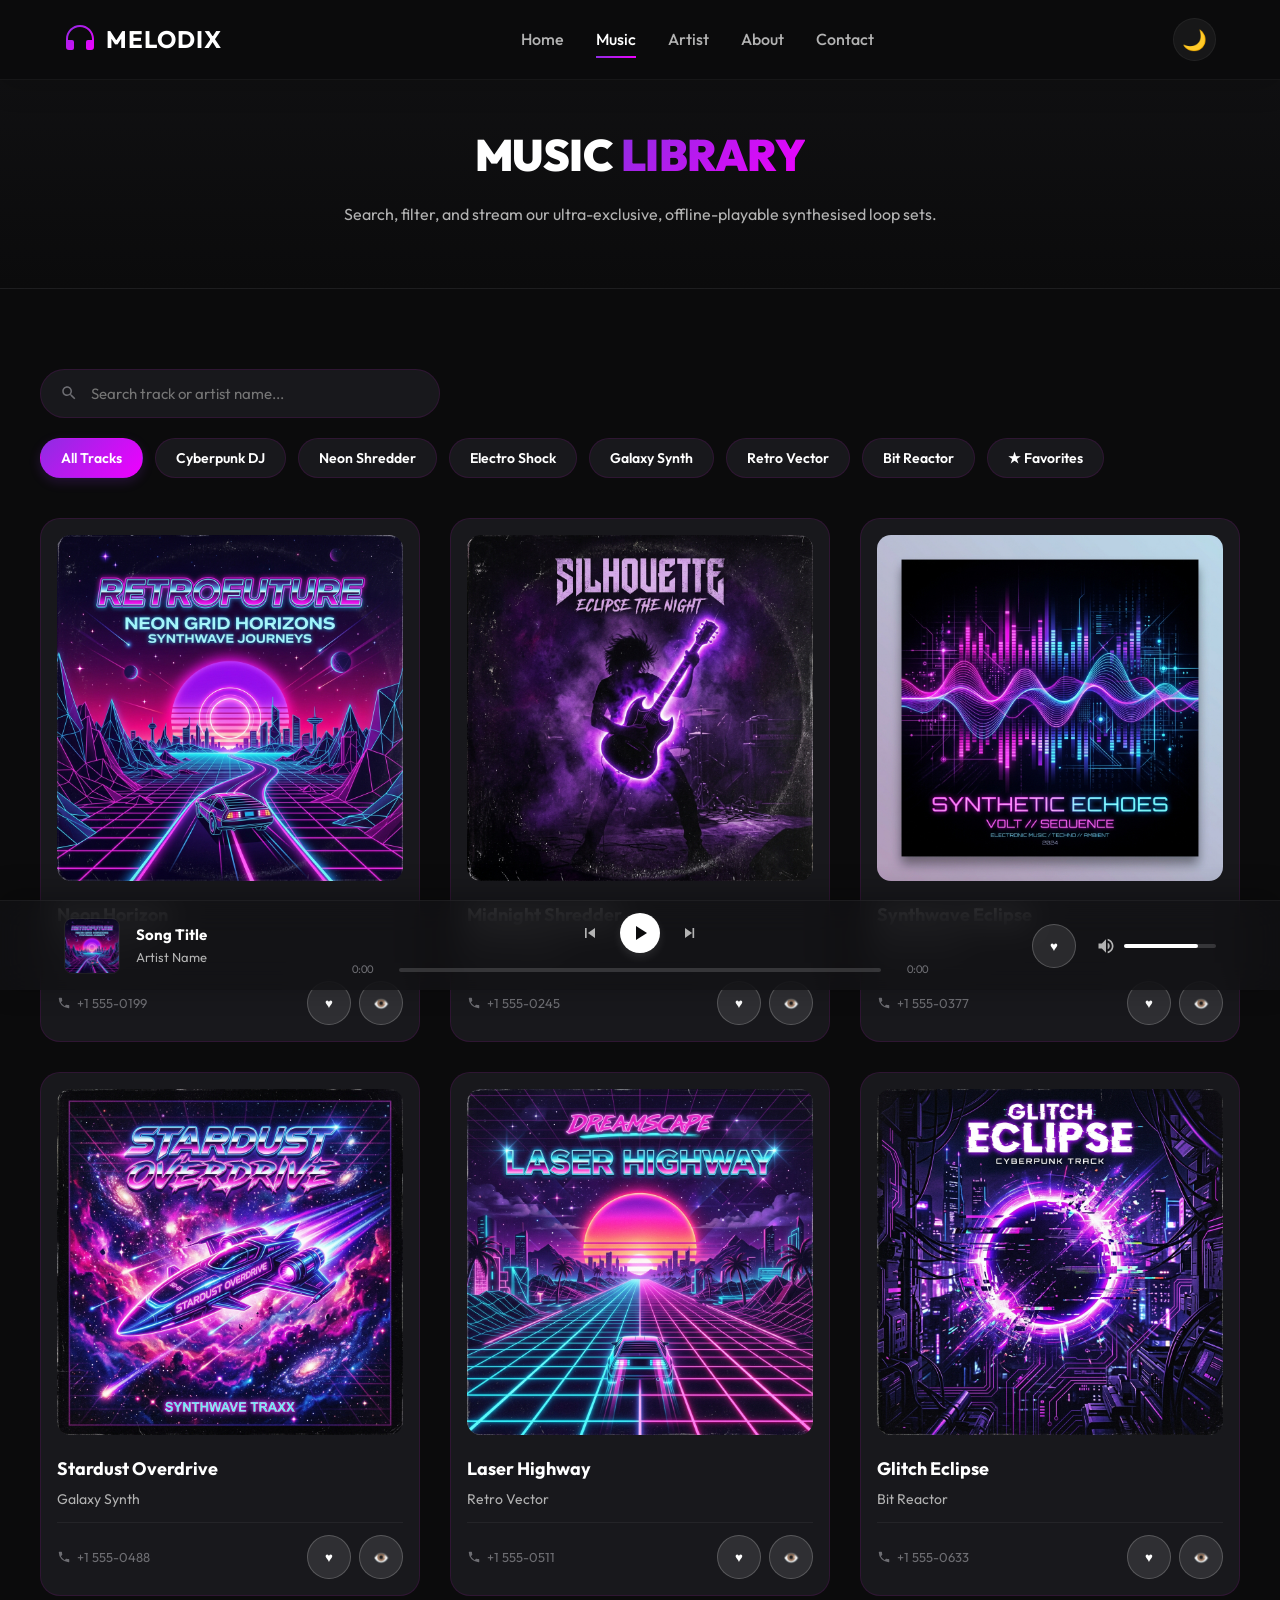
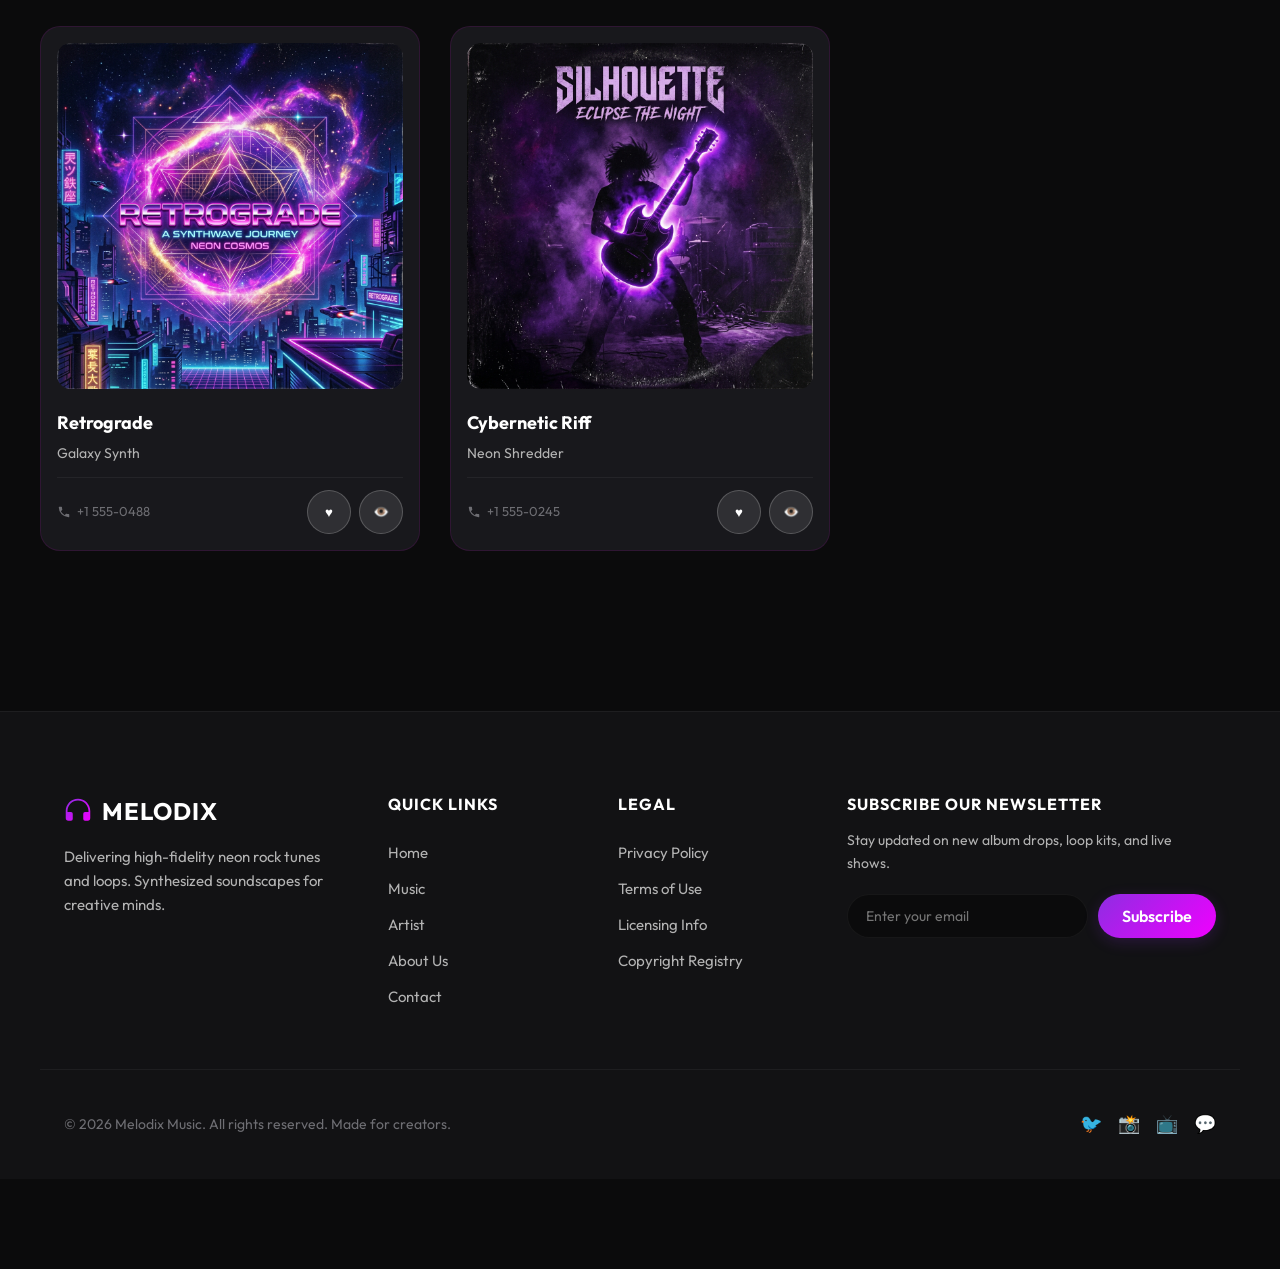
<file: music.html>
<!DOCTYPE html>
<html lang="en" data-theme="dark">
<head>
    <meta charset="UTF-8">
    <meta name="viewport" content="width=device-width, initial-scale=1.0">
    <title>Music Library - Melodix</title>
    <meta name="description" content="Browse our exclusive premium neon music collection. Play local tracks, search by title, and filter by your favorite artists.">
    <!-- CSS stylesheet -->
    <link rel="stylesheet" href="css/styles.css">
</head>
<body>

    <!-- --- Header / Navigation --- -->
    <header class="header scrolled" id="main-header">
        <div class="container nav-container">
            <!-- SVG Logo -->
            <a href="index.html" class="logo" id="logo-link">
                <svg viewBox="0 0 32 32" aria-hidden="true">
                    <defs>
                        <linearGradient id="logo-grad" x1="0%" y1="0%" x2="100%" y2="100%">
                            <stop offset="0%" stop-color="#8e2de2" />
                            <stop offset="100%" stop-color="#f000ff" />
                        </linearGradient>
                    </defs>
                    <path d="M16 2C8.268 2 2 8.268 2 16v8a3 3 0 0 0 3 3h3a2 2 0 0 0 2-2v-6a2 2 0 0 0-2-2H4v-1c0-6.627 5.373-12 12-12s12 5.373 12 12v1h-4a2 2 0 0 0-2 2v6a2 2 0 0 0 2 2h3a3 3 0 0 0 3-3v-8c0-7.732-6.268-14-14-14z" />
                </svg>
                <span>MELODIX</span>
            </a>

            <!-- Navigation Menu -->
            <nav class="nav-menu" id="nav-menu">
                <a href="index.html" class="nav-link" id="nav-home">Home</a>
                <a href="music.html" class="nav-link active" id="nav-music">Music</a>
                <a href="artist.html" class="nav-link" id="nav-artist">Artist</a>
                <a href="about.html" class="nav-link" id="nav-about">About</a>
                <a href="contact.html" class="nav-link" id="nav-contact">Contact</a>
            </nav>

            <!-- Actions -->
            <div class="nav-actions">
                <button class="theme-toggle-btn" id="theme-toggle" aria-label="Toggle light/dark theme">
                    <span id="theme-icon">🌙</span>
                </button>
                <button class="hamburger" id="hamburger-menu" aria-label="Toggle navigation menu">
                    <span class="bar"></span>
                    <span class="bar"></span>
                    <span class="bar"></span>
                </button>
            </div>
        </div>
    </header>

    <!-- --- Page Header --- -->
    <header class="page-header">
        <div class="container">
            <h1 class="page-title">Music <span class="text-gradient">Library</span></h1>
            <p class="page-subtitle">Search, filter, and stream our ultra-exclusive, offline-playable synthesised loop sets.</p>
        </div>
    </header>

    <!-- --- Main Content (Grid, Search, Filter) --- -->
    <main class="container section-padding">
        
        <!-- Controls Bar (Search & Filters) -->
        <section class="controls-bar">
            <!-- Search Box -->
            <div class="search-box">
                <svg viewBox="0 0 24 24"><path d="M15.5 14h-.79l-.28-.27C15.41 12.59 16 11.11 16 9.5 16 5.91 13.09 3 9.5 3S3 5.91 3 9.5 5.91 16 9.5 16c1.61 0 3.09-.59 4.23-1.57l.27.28v.79l5 4.99L20.49 19l-4.99-5zm-6 0C7.01 14 5 11.99 5 9.5S7.01 5 9.5 5 14 7.01 14 9.5 11.99 14 9.5 14z"/></svg>
                <input type="text" id="music-search" placeholder="Search track or artist name..." aria-label="Search music">
            </div>

            <!-- Filter Buttons -->
            <div class="filter-group" id="artist-filters">
                <button class="filter-btn active" data-filter="all">All Tracks</button>
                <button class="filter-btn" data-filter="Cyberpunk DJ">Cyberpunk DJ</button>
                <button class="filter-btn" data-filter="Neon Shredder">Neon Shredder</button>
                <button class="filter-btn" data-filter="Electro Shock">Electro Shock</button>
                <button class="filter-btn" data-filter="Galaxy Synth">Galaxy Synth</button>
                <button class="filter-btn" data-filter="Retro Vector">Retro Vector</button>
                <button class="filter-btn" data-filter="Bit Reactor">Bit Reactor</button>
                <button class="filter-btn" data-filter="favorites">★ Favorites</button>
            </div>
        </section>

        <!-- Music Card Grid -->
        <section class="music-grid" id="music-card-grid">
            
            <!-- Card 1 -->
            <div class="music-card" data-id="1" data-title="Neon Horizon" data-artist="Cyberpunk DJ" data-audio="audio/track1.wav" data-cover="images/cover1.png" data-phone="+1 555-0199">
                <div class="music-cover-wrapper">
                    <img src="images/cover1.png" alt="Neon Horizon album cover">
                    <div class="music-hover-overlay">
                        <button class="circle-play-btn card-play-trigger" aria-label="Play Neon Horizon">
                            <svg viewBox="0 0 24 24"><path d="M8 5v14l11-7z"/></svg>
                        </button>
                    </div>
                </div>
                <div class="music-info">
                    <h3 class="music-title">Neon Horizon</h3>
                    <p class="music-artist">Cyberpunk DJ</p>
                </div>
                <div class="music-meta">
                    <div class="artist-phone" title="Artist contact phone">
                        <svg viewBox="0 0 24 24"><path d="M6.62 10.79a15.15 15.15 0 0 0 6.59 6.59l2.2-2.2a1 1 0 0 1 1.02-.27c1.12.37 2.33.57 3.57.57a1 1 0 0 1 1 1V20a1 1 0 0 1-1 1A17 17 0 0 1 3 4a1 1 0 0 1 1-1h3.5a1 1 0 0 1 1 1c0 1.24.2 2.45.57 3.57a1 1 0 0 1-.27 1.02l-2.2 2.2z"/></svg>
                        <span>+1 555-0199</span>
                    </div>
                    <div style="display: flex; gap: 8px;">
                        <button class="card-action-btn card-fav-trigger" title="Add to Favorites" aria-label="Add to Favorites">
                            ♥
                        </button>
                        <a href="artist.html" class="card-action-btn" title="View Artist Profile" aria-label="View Artist Profile">
                            👁️
                        </a>
                    </div>
                </div>
            </div>

            <!-- Card 2 -->
            <div class="music-card" data-id="2" data-title="Midnight Shredder" data-artist="Neon Shredder" data-audio="audio/track2.wav" data-cover="images/cover2.png" data-phone="+1 555-0245">
                <div class="music-cover-wrapper">
                    <img src="images/cover2.png" alt="Midnight Shredder album cover">
                    <div class="music-hover-overlay">
                        <button class="circle-play-btn card-play-trigger" aria-label="Play Midnight Shredder">
                            <svg viewBox="0 0 24 24"><path d="M8 5v14l11-7z"/></svg>
                        </button>
                    </div>
                </div>
                <div class="music-info">
                    <h3 class="music-title">Midnight Shredder</h3>
                    <p class="music-artist">Neon Shredder</p>
                </div>
                <div class="music-meta">
                    <div class="artist-phone" title="Artist contact phone">
                        <svg viewBox="0 0 24 24"><path d="M6.62 10.79a15.15 15.15 0 0 0 6.59 6.59l2.2-2.2a1 1 0 0 1 1.02-.27c1.12.37 2.33.57 3.57.57a1 1 0 0 1 1 1V20a1 1 0 0 1-1 1A17 17 0 0 1 3 4a1 1 0 0 1 1-1h3.5a1 1 0 0 1 1 1c0 1.24.2 2.45.57 3.57a1 1 0 0 1-.27 1.02l-2.2 2.2z"/></svg>
                        <span>+1 555-0245</span>
                    </div>
                    <div style="display: flex; gap: 8px;">
                        <button class="card-action-btn card-fav-trigger" title="Add to Favorites" aria-label="Add to Favorites">
                            ♥
                        </button>
                        <a href="artist.html" class="card-action-btn" title="View Artist Profile" aria-label="View Artist Profile">
                            👁️
                        </a>
                    </div>
                </div>
            </div>

            <!-- Card 3 -->
            <div class="music-card" data-id="3" data-title="Synthwave Eclipse" data-artist="Electro Shock" data-audio="audio/track3.wav" data-cover="images/cover3.png" data-phone="+1 555-0377">
                <div class="music-cover-wrapper">
                    <img src="images/cover3.png" alt="Synthwave Eclipse album cover">
                    <div class="music-hover-overlay">
                        <button class="circle-play-btn card-play-trigger" aria-label="Play Synthwave Eclipse">
                            <svg viewBox="0 0 24 24"><path d="M8 5v14l11-7z"/></svg>
                        </button>
                    </div>
                </div>
                <div class="music-info">
                    <h3 class="music-title">Synthwave Eclipse</h3>
                    <p class="music-artist">Electro Shock</p>
                </div>
                <div class="music-meta">
                    <div class="artist-phone" title="Artist contact phone">
                        <svg viewBox="0 0 24 24"><path d="M6.62 10.79a15.15 15.15 0 0 0 6.59 6.59l2.2-2.2a1 1 0 0 1 1.02-.27c1.12.37 2.33.57 3.57.57a1 1 0 0 1 1 1V20a1 1 0 0 1-1 1A17 17 0 0 1 3 4a1 1 0 0 1 1-1h3.5a1 1 0 0 1 1 1c0 1.24.2 2.45.57 3.57a1 1 0 0 1-.27 1.02l-2.2 2.2z"/></svg>
                        <span>+1 555-0377</span>
                    </div>
                    <div style="display: flex; gap: 8px;">
                        <button class="card-action-btn card-fav-trigger" title="Add to Favorites" aria-label="Add to Favorites">
                            ♥
                        </button>
                        <a href="artist.html" class="card-action-btn" title="View Artist Profile" aria-label="View Artist Profile">
                            👁️
                        </a>
                    </div>
                </div>
            </div>

            <!-- Card 4 -->
            <div class="music-card" data-id="4" data-title="Stardust Overdrive" data-artist="Galaxy Synth" data-audio="audio/track4.wav" data-cover="images/cover4.png" data-phone="+1 555-0488">
                <div class="music-cover-wrapper">
                    <img src="images/cover4.png" alt="Stardust Overdrive album cover">
                    <div class="music-hover-overlay">
                        <button class="circle-play-btn card-play-trigger" aria-label="Play Stardust Overdrive">
                            <svg viewBox="0 0 24 24"><path d="M8 5v14l11-7z"/></svg>
                        </button>
                    </div>
                </div>
                <div class="music-info">
                    <h3 class="music-title">Stardust Overdrive</h3>
                    <p class="music-artist">Galaxy Synth</p>
                </div>
                <div class="music-meta">
                    <div class="artist-phone" title="Artist contact phone">
                        <svg viewBox="0 0 24 24"><path d="M6.62 10.79a15.15 15.15 0 0 0 6.59 6.59l2.2-2.2a1 1 0 0 1 1.02-.27c1.12.37 2.33.57 3.57.57a1 1 0 0 1 1 1V20a1 1 0 0 1-1 1A17 17 0 0 1 3 4a1 1 0 0 1 1-1h3.5a1 1 0 0 1 1 1c0 1.24.2 2.45.57 3.57a1 1 0 0 1-.27 1.02l-2.2 2.2z"/></svg>
                        <span>+1 555-0488</span>
                    </div>
                    <div style="display: flex; gap: 8px;">
                        <button class="card-action-btn card-fav-trigger" title="Add to Favorites" aria-label="Add to Favorites">
                            ♥
                        </button>
                        <a href="artist.html" class="card-action-btn" title="View Artist Profile" aria-label="View Artist Profile">
                            👁️
                        </a>
                    </div>
                </div>
            </div>

            <!-- Card 5 -->
            <div class="music-card" data-id="5" data-title="Laser Highway" data-artist="Retro Vector" data-audio="audio/track5.wav" data-cover="images/cover5.png" data-phone="+1 555-0511">
                <div class="music-cover-wrapper">
                    <img src="images/cover5.png" alt="Laser Highway album cover">
                    <div class="music-hover-overlay">
                        <button class="circle-play-btn card-play-trigger" aria-label="Play Laser Highway">
                            <svg viewBox="0 0 24 24"><path d="M8 5v14l11-7z"/></svg>
                        </button>
                    </div>
                </div>
                <div class="music-info">
                    <h3 class="music-title">Laser Highway</h3>
                    <p class="music-artist">Retro Vector</p>
                </div>
                <div class="music-meta">
                    <div class="artist-phone" title="Artist contact phone">
                        <svg viewBox="0 0 24 24"><path d="M6.62 10.79a15.15 15.15 0 0 0 6.59 6.59l2.2-2.2a1 1 0 0 1 1.02-.27c1.12.37 2.33.57 3.57.57a1 1 0 0 1 1 1V20a1 1 0 0 1-1 1A17 17 0 0 1 3 4a1 1 0 0 1 1-1h3.5a1 1 0 0 1 1 1c0 1.24.2 2.45.57 3.57a1 1 0 0 1-.27 1.02l-2.2 2.2z"/></svg>
                        <span>+1 555-0511</span>
                    </div>
                    <div style="display: flex; gap: 8px;">
                        <button class="card-action-btn card-fav-trigger" title="Add to Favorites" aria-label="Add to Favorites">
                            ♥
                        </button>
                        <a href="artist.html" class="card-action-btn" title="View Artist Profile" aria-label="View Artist Profile">
                            👁️
                        </a>
                    </div>
                </div>
            </div>

            <!-- Card 6 -->
            <div class="music-card" data-id="6" data-title="Glitch Eclipse" data-artist="Bit Reactor" data-audio="audio/track6.wav" data-cover="images/cover6.png" data-phone="+1 555-0633">
                <div class="music-cover-wrapper">
                    <img src="images/cover6.png" alt="Glitch Eclipse album cover">
                    <div class="music-hover-overlay">
                        <button class="circle-play-btn card-play-trigger" aria-label="Play Glitch Eclipse">
                            <svg viewBox="0 0 24 24"><path d="M8 5v14l11-7z"/></svg>
                        </button>
                    </div>
                </div>
                <div class="music-info">
                    <h3 class="music-title">Glitch Eclipse</h3>
                    <p class="music-artist">Bit Reactor</p>
                </div>
                <div class="music-meta">
                    <div class="artist-phone" title="Artist contact phone">
                        <svg viewBox="0 0 24 24"><path d="M6.62 10.79a15.15 15.15 0 0 0 6.59 6.59l2.2-2.2a1 1 0 0 1 1.02-.27c1.12.37 2.33.57 3.57.57a1 1 0 0 1 1 1V20a1 1 0 0 1-1 1A17 17 0 0 1 3 4a1 1 0 0 1 1-1h3.5a1 1 0 0 1 1 1c0 1.24.2 2.45.57 3.57a1 1 0 0 1-.27 1.02l-2.2 2.2z"/></svg>
                        <span>+1 555-0633</span>
                    </div>
                    <div style="display: flex; gap: 8px;">
                        <button class="card-action-btn card-fav-trigger" title="Add to Favorites" aria-label="Add to Favorites">
                            ♥
                        </button>
                        <a href="artist.html" class="card-action-btn" title="View Artist Profile" aria-label="View Artist Profile">
                            👁️
                        </a>
                    </div>
                </div>
            </div>

            <!-- Card 7 -->
            <div class="music-card" data-id="7" data-title="Retrograde" data-artist="Galaxy Synth" data-audio="audio/track7.wav" data-cover="images/cover7.png" data-phone="+1 555-0488">
                <div class="music-cover-wrapper">
                    <img src="images/cover7.png" alt="Retrograde album cover">
                    <div class="music-hover-overlay">
                        <button class="circle-play-btn card-play-trigger" aria-label="Play Retrograde">
                            <svg viewBox="0 0 24 24"><path d="M8 5v14l11-7z"/></svg>
                        </button>
                    </div>
                </div>
                <div class="music-info">
                    <h3 class="music-title">Retrograde</h3>
                    <p class="music-artist">Galaxy Synth</p>
                </div>
                <div class="music-meta">
                    <div class="artist-phone" title="Artist contact phone">
                        <svg viewBox="0 0 24 24"><path d="M6.62 10.79a15.15 15.15 0 0 0 6.59 6.59l2.2-2.2a1 1 0 0 1 1.02-.27c1.12.37 2.33.57 3.57.57a1 1 0 0 1 1 1V20a1 1 0 0 1-1 1A17 17 0 0 1 3 4a1 1 0 0 1 1-1h3.5a1 1 0 0 1 1 1c0 1.24.2 2.45.57 3.57a1 1 0 0 1-.27 1.02l-2.2 2.2z"/></svg>
                        <span>+1 555-0488</span>
                    </div>
                    <div style="display: flex; gap: 8px;">
                        <button class="card-action-btn card-fav-trigger" title="Add to Favorites" aria-label="Add to Favorites">
                            ♥
                        </button>
                        <a href="artist.html" class="card-action-btn" title="View Artist Profile" aria-label="View Artist Profile">
                            👁️
                        </a>
                    </div>
                </div>
            </div>

            <!-- Card 8 -->
            <div class="music-card" data-id="8" data-title="Cybernetic Riff" data-artist="Neon Shredder" data-audio="audio/track8.wav" data-cover="images/cover2.png" data-phone="+1 555-0245">
                <div class="music-cover-wrapper">
                    <img src="images/cover2.png" alt="Cybernetic Riff album cover">
                    <div class="music-hover-overlay">
                        <button class="circle-play-btn card-play-trigger" aria-label="Play Cybernetic Riff">
                            <svg viewBox="0 0 24 24"><path d="M8 5v14l11-7z"/></svg>
                        </button>
                    </div>
                </div>
                <div class="music-info">
                    <h3 class="music-title">Cybernetic Riff</h3>
                    <p class="music-artist">Neon Shredder</p>
                </div>
                <div class="music-meta">
                    <div class="artist-phone" title="Artist contact phone">
                        <svg viewBox="0 0 24 24"><path d="M6.62 10.79a15.15 15.15 0 0 0 6.59 6.59l2.2-2.2a1 1 0 0 1 1.02-.27c1.12.37 2.33.57 3.57.57a1 1 0 0 1 1 1V20a1 1 0 0 1-1 1A17 17 0 0 1 3 4a1 1 0 0 1 1-1h3.5a1 1 0 0 1 1 1c0 1.24.2 2.45.57 3.57a1 1 0 0 1-.27 1.02l-2.2 2.2z"/></svg>
                        <span>+1 555-0245</span>
                    </div>
                    <div style="display: flex; gap: 8px;">
                        <button class="card-action-btn card-fav-trigger" title="Add to Favorites" aria-label="Add to Favorites">
                            ♥
                        </button>
                        <a href="artist.html" class="card-action-btn" title="View Artist Profile" aria-label="View Artist Profile">
                            👁️
                        </a>
                    </div>
                </div>
            </div>
            
            <div id="no-tracks-found" style="display: none; grid-column: 1 / -1; text-align: center; padding: 40px; color: var(--text-secondary);">
                <h3>No tracks match your filter/search criteria</h3>
                <p style="margin-top: 10px; font-size: 14px; color: var(--text-muted);">Try a different query or selection.</p>
            </div>
        </section>
    </main>

    <!-- --- Sticky Bottom Player Bar --- -->
    <div class="player-bar" id="global-player-bar">
        <div class="container player-container">
            <!-- Track Details -->
            <div class="player-track-info">
                <div class="player-cover">
                    <img id="player-track-cover" src="images/cover1.png" alt="Current Album Cover">
                </div>
                <div class="player-text">
                    <div class="player-title" id="player-track-title">Song Title</div>
                    <div class="player-artist" id="player-track-artist">Artist Name</div>
                </div>
            </div>

            <!-- Controls -->
            <div class="player-controls">
                <div class="player-buttons">
                    <button class="player-btn" id="player-prev-btn" title="Previous Track" aria-label="Previous Track">
                        <svg width="20" height="20" fill="currentColor" viewBox="0 0 24 24"><path d="M6 6h2v12H6zm3.5 6L18 6v12z"/></svg>
                    </button>
                    <button class="player-btn player-btn-main" id="player-play-btn" title="Play/Pause" aria-label="Play/Pause">
                        <svg width="24" height="24" fill="currentColor" viewBox="0 0 24 24" id="player-play-icon"><path d="M8 5v14l11-7z"/></svg>
                    </button>
                    <button class="player-btn" id="player-next-btn" title="Next Track" aria-label="Next Track">
                        <svg width="20" height="20" fill="currentColor" viewBox="0 0 24 24"><path d="M6 18l8.5-6L6 6zm9-12h2v12h-2z"/></svg>
                    </button>
                </div>
                
                <div class="player-progress-container">
                    <span class="player-time player-time-start" id="player-time-current">0:00</span>
                    <div class="progress-bar-bg" id="player-progress-bg">
                        <div class="progress-bar-fill" id="player-progress-fill">
                            <div class="progress-knob"></div>
                        </div>
                    </div>
                    <span class="player-time player-time-end" id="player-time-total">0:00</span>
                </div>
            </div>

            <!-- Additional Actions (Volume & Favorites) -->
            <div class="player-actions">
                <button class="card-action-btn" id="player-fav-btn" title="Toggle Favorite" aria-label="Toggle Favorite">
                    ♥
                </button>
                <div class="volume-container">
                    <svg class="volume-icon" fill="currentColor" viewBox="0 0 24 24"><path d="M3 9v6h4l5 5V4L7 9H3zm13.5 3c0-1.77-1.02-3.29-2.5-4.03v8.05c1.48-.73 2.5-2.25 2.5-4.02zM14 3.23v2.06c2.89.86 5 3.54 5 6.71s-2.11 5.85-5 6.71v2.06c4.01-.91 7-4.49 7-8.77s-2.99-7.86-7-8.77z"/></svg>
                    <div class="volume-slider-bg" id="player-volume-bg">
                        <div class="volume-slider-fill" id="player-volume-fill"></div>
                    </div>
                </div>
            </div>
        </div>
    </div>

    <!-- --- Footer --- -->
    <footer class="footer">
        <div class="container footer-grid">
            <div class="footer-logo-side">
                <a href="index.html" class="logo">
                    <svg viewBox="0 0 32 32" aria-hidden="true" style="width: 28px; height: 28px;">
                        <path d="M16 2C8.268 2 2 8.268 2 16v8a3 3 0 0 0 3 3h3a2 2 0 0 0 2-2v-6a2 2 0 0 0-2-2H4v-1c0-6.627 5.373-12 12-12s12 5.373 12 12v1h-4a2 2 0 0 0-2 2v6a2 2 0 0 0 2 2h3a3 3 0 0 0 3-3v-8c0-7.732-6.268-14-14-14z" />
                    </svg>
                    <span>MELODIX</span>
                </a>
                <p>Delivering high-fidelity neon rock tunes and loops. Synthesized soundscapes for creative minds.</p>
            </div>
            
            <div class="footer-col">
                <h4>Quick Links</h4>
                <div class="footer-links">
                    <a href="index.html">Home</a>
                    <a href="music.html">Music</a>
                    <a href="artist.html">Artist</a>
                    <a href="about.html">About Us</a>
                    <a href="contact.html">Contact</a>
                </div>
            </div>

            <div class="footer-col">
                <h4>Legal</h4>
                <div class="footer-links">
                    <a href="#">Privacy Policy</a>
                    <a href="#">Terms of Use</a>
                    <a href="#">Licensing Info</a>
                    <a href="#">Copyright Registry</a>
                </div>
            </div>

            <div class="footer-col footer-subscribe-side">
                <h4>Subscribe Our Newsletter</h4>
                <p>Stay updated on new album drops, loop kits, and live shows.</p>
                <form class="subscribe-form" id="newsletter-form" onsubmit="event.preventDefault(); alert('Subscribed to Newsletter successfully!'); this.reset();">
                    <input type="email" placeholder="Enter your email" required aria-label="Email for newsletter">
                    <button type="submit" class="btn btn-primary">Subscribe</button>
                </form>
            </div>
        </div>

        <div class="container footer-bottom">
            <div>
                &copy; 2026 Melodix Music. All rights reserved. Made for creators.
            </div>
            <div class="footer-social-links">
                <a href="#" aria-label="Twitter">🐦</a>
                <a href="#" aria-label="Instagram">📸</a>
                <a href="#" aria-label="YouTube">📺</a>
                <a href="#" aria-label="Discord">💬</a>
            </div>
        </div>
    </footer>

    <!-- JS Scripts -->
    <script src="js/main.js"></script>
    <script src="js/player.js"></script>
</body>
</html>
</file>
<file: css/styles.css>
@import url('https://fonts.googleapis.com/css2?family=Outfit:wght@300;400;500;600;700;900&display=swap');

/* --- Design System & Custom Properties --- */
:root {
    /* Dark Theme (Default) */
    --bg-primary: #0B0B0C;
    --bg-secondary: #121214;
    --bg-card: #18181c;
    --text-primary: #ffffff;
    --text-secondary: #b3b3b3;
    --text-muted: #6e6e73;
    --accent-purple: #8e2de2;
    --accent-magenta: #f000ff;
    --accent-gradient: linear-gradient(135deg, #8e2de2 0%, #f000ff 100%);
    --accent-gradient-hover: linear-gradient(135deg, #a044ff 0%, #ff33ff 100%);
    --card-border: rgba(240, 0, 255, 0.1);
    --card-border-hover: rgba(240, 0, 255, 0.4);
    --shadow-color: rgba(142, 45, 226, 0.2);
    --toast-bg: #18181c;
    --glass-bg: rgba(18, 18, 20, 0.75);
    --glass-border: rgba(255, 255, 255, 0.05);
    
    /* Font family */
    --font-sans: 'Outfit', -apple-system, BlinkMacSystemFont, "Segoe UI", Roboto, sans-serif;
    
    /* Layout Constants */
    --header-height: 80px;
    --player-height: 90px;
    --transition-smooth: all 0.3s cubic-bezier(0.25, 0.8, 0.25, 1);
}

/* Light Theme Variables */
[data-theme="light"] {
    --bg-primary: #f5f5f7;
    --bg-secondary: #ffffff;
    --bg-card: #eaeaea;
    --text-primary: #1d1d1f;
    --text-secondary: #515154;
    --text-muted: #86868b;
    --accent-purple: #791fd2;
    --accent-magenta: #d000dd;
    --accent-gradient: linear-gradient(135deg, #791fd2 0%, #d000dd 100%);
    --accent-gradient-hover: linear-gradient(135deg, #8c32e9 0%, #ee10f6 100%);
    --card-border: rgba(121, 31, 210, 0.1);
    --card-border-hover: rgba(121, 31, 210, 0.3);
    --shadow-color: rgba(121, 31, 210, 0.1);
    --toast-bg: #ffffff;
    --glass-bg: rgba(255, 255, 255, 0.8);
    --glass-border: rgba(0, 0, 0, 0.05);
}

/* --- Base & Reset Styles --- */
* {
    margin: 0;
    padding: 0;
    box-sizing: border-box;
    scroll-behavior: smooth;
}

body {
    background-color: var(--bg-primary);
    color: var(--text-primary);
    font-family: var(--font-sans);
    line-height: 1.6;
    overflow-x: hidden;
    transition: background-color 0.3s ease, color 0.3s ease;
    padding-bottom: var(--player-height); /* Leave space for bottom player bar */
}

a {
    color: inherit;
    text-decoration: none;
    transition: var(--transition-smooth);
}

button, input, textarea, select {
    font-family: inherit;
    color: inherit;
    background: none;
    border: none;
    outline: none;
}

ul {
    list-style: none;
}

img {
    max-width: 100%;
    height: auto;
    display: block;
}

/* --- Layout Utility Classes --- */
.container {
    width: 100%;
    max-width: 1200px;
    margin: 0 auto;
    padding: 0 24px;
}

.section-padding {
    padding: 80px 0;
}

.text-gradient {
    background: var(--accent-gradient);
    -webkit-background-clip: text;
    -webkit-text-fill-color: transparent;
    background-clip: text;
}

/* --- Header & Navigation --- */
.header {
    height: var(--header-height);
    background-color: var(--glass-bg);
    backdrop-filter: blur(12px);
    -webkit-backdrop-filter: blur(12px);
    border-bottom: 1px solid var(--glass-border);
    position: fixed;
    top: 0;
    left: 0;
    width: 100%;
    z-index: 1000;
    display: flex;
    align-items: center;
    transition: var(--transition-smooth);
}

.header.scrolled {
    background-color: var(--bg-primary);
    box-shadow: 0 4px 30px rgba(0, 0, 0, 0.2);
}

.nav-container {
    display: flex;
    justify-content: space-between;
    align-items: center;
    width: 100%;
}

.logo {
    display: flex;
    align-items: center;
    gap: 10px;
    font-weight: 700;
    font-size: 24px;
    letter-spacing: 1px;
}

.logo svg {
    width: 32px;
    height: 32px;
    fill: url(#logo-grad);
}

.nav-menu {
    display: flex;
    align-items: center;
    gap: 32px;
}

.nav-link {
    font-weight: 500;
    font-size: 16px;
    color: var(--text-secondary);
    position: relative;
    padding: 6px 0;
}

.nav-link::after {
    content: '';
    position: absolute;
    bottom: 0;
    left: 0;
    width: 0%;
    height: 2px;
    background: var(--accent-gradient);
    transition: var(--transition-smooth);
}

.nav-link:hover, .nav-link.active {
    color: var(--text-primary);
}

.nav-link:hover::after, .nav-link.active::after {
    width: 100%;
}

.nav-actions {
    display: flex;
    align-items: center;
    gap: 20px;
}

.theme-toggle-btn {
    cursor: pointer;
    font-size: 20px;
    padding: 8px;
    border-radius: 50%;
    display: flex;
    align-items: center;
    justify-content: center;
    transition: var(--transition-smooth);
    background-color: rgba(255, 255, 255, 0.05);
    border: 1px solid var(--glass-border);
}

[data-theme="light"] .theme-toggle-btn {
    background-color: rgba(0, 0, 0, 0.05);
}

.theme-toggle-btn:hover {
    transform: scale(1.1);
    background-color: rgba(255, 255, 255, 0.1);
}

/* Hamburger Menu button */
.hamburger {
    display: none;
    cursor: pointer;
    background: none;
    border: none;
    z-index: 1100;
}

.bar {
    display: block;
    width: 25px;
    height: 3px;
    margin: 5px auto;
    transition: all 0.3s ease-in-out;
    background-color: var(--text-primary);
    border-radius: 2px;
}

/* --- Hero Banner Section --- */
.hero-section {
    position: relative;
    min-height: 100vh;
    display: flex;
    align-items: center;
    padding-top: var(--header-height);
    background-color: #050506;
    overflow: hidden;
}

.hero-bg {
    position: absolute;
    top: 0;
    right: 0;
    width: 55%;
    height: 100%;
    z-index: 1;
}

.hero-bg::before {
    content: '';
    position: absolute;
    top: 0;
    left: 0;
    width: 100%;
    height: 100%;
    /* Gradient overlay to blend image into background */
    background: linear-gradient(90deg, #050506 0%, rgba(5, 5, 6, 0.8) 30%, rgba(5, 5, 6, 0.2) 100%),
                linear-gradient(0deg, #050506 0%, rgba(5, 5, 6, 0) 20%, rgba(5, 5, 6, 0) 80%, #050506 100%);
    z-index: 2;
}

.hero-bg img {
    width: 100%;
    height: 100%;
    object-fit: cover;
    object-position: center;
}

.hero-content {
    position: relative;
    z-index: 3;
    max-width: 600px;
}

.hero-subtitle {
    font-size: 14px;
    text-transform: uppercase;
    letter-spacing: 4px;
    color: var(--accent-magenta);
    font-weight: 700;
    margin-bottom: 16px;
    display: block;
    animation: fadeInDown 0.8s ease;
}

.hero-title {
    font-size: clamp(48px, 8vw, 84px);
    font-weight: 900;
    line-height: 1.1;
    margin-bottom: 24px;
    letter-spacing: -1px;
    text-transform: uppercase;
    animation: fadeInLeft 1s ease;
}

.hero-desc {
    font-size: 18px;
    color: var(--text-secondary);
    margin-bottom: 40px;
    max-width: 500px;
    animation: fadeInLeft 1.2s ease;
}

.hero-buttons {
    display: flex;
    gap: 16px;
    animation: fadeInUp 1.4s ease;
}

/* --- Common Button Styles --- */
.btn {
    display: inline-flex;
    align-items: center;
    justify-content: center;
    gap: 8px;
    padding: 14px 28px;
    border-radius: 50px;
    font-weight: 600;
    font-size: 16px;
    cursor: pointer;
    transition: var(--transition-smooth);
}

.btn-primary {
    background: var(--accent-gradient);
    color: #ffffff;
    box-shadow: 0 4px 15px var(--shadow-color);
}

.btn-primary:hover {
    background: var(--accent-gradient-hover);
    transform: translateY(-2px);
    box-shadow: 0 6px 20px rgba(240, 0, 255, 0.4);
}

.btn-secondary {
    border: 2px solid var(--accent-purple);
    color: var(--text-primary);
}

.btn-secondary:hover {
    background-color: var(--accent-purple);
    color: #ffffff;
    transform: translateY(-2px);
}

/* --- Featured & Promo Section --- */
.promo-grid {
    display: grid;
    grid-template-columns: 1.2fr 0.8fr;
    gap: 40px;
    align-items: center;
}

.promo-image-container {
    position: relative;
    border-radius: 20px;
    overflow: hidden;
    aspect-ratio: 16/10;
    box-shadow: 0 10px 30px rgba(0,0,0,0.3);
}

.promo-image-container::before {
    content: '';
    position: absolute;
    top: -50%;
    left: -50%;
    width: 200%;
    height: 200%;
    background: radial-gradient(circle, rgba(240,0,255,0.15) 0%, rgba(0,0,0,0) 60%);
    z-index: 2;
    pointer-events: none;
}

.promo-image-container img {
    width: 100%;
    height: 100%;
    object-fit: cover;
    transition: transform 0.8s ease;
}

.promo-image-container:hover img {
    transform: scale(1.05);
}

.promo-badge {
    position: absolute;
    top: 20px;
    left: 20px;
    background: rgba(18, 18, 20, 0.85);
    border: 1px solid var(--accent-magenta);
    padding: 6px 14px;
    border-radius: 50px;
    font-size: 12px;
    font-weight: 700;
    text-transform: uppercase;
    letter-spacing: 1px;
    z-index: 3;
}

.section-title {
    font-size: clamp(32px, 5vw, 44px);
    font-weight: 800;
    margin-bottom: 16px;
    letter-spacing: -0.5px;
}

.section-desc {
    color: var(--text-secondary);
    margin-bottom: 30px;
}

/* --- Banner Purple Section --- */
.banner-special {
    background: linear-gradient(90deg, #8e2de2 0%, #4a00e0 100%);
    border-radius: 24px;
    padding: 60px 40px;
    text-align: center;
    position: relative;
    overflow: hidden;
    margin-top: 40px;
    box-shadow: 0 15px 35px rgba(74, 0, 224, 0.3);
}

.banner-special::before {
    content: '';
    position: absolute;
    top: 0;
    left: 0;
    width: 100%;
    height: 100%;
    background: radial-gradient(circle at 80% 20%, rgba(240, 0, 255, 0.4) 0%, transparent 50%);
}

.banner-special h2 {
    font-size: clamp(28px, 4vw, 36px);
    font-weight: 800;
    color: #ffffff;
    margin-bottom: 24px;
    position: relative;
    z-index: 2;
}

.banner-special .btn {
    position: relative;
    z-index: 2;
    background: #ffffff;
    color: #4a00e0;
    box-shadow: 0 4px 15px rgba(0, 0, 0, 0.15);
}

.banner-special .btn:hover {
    background: #f5f5f7;
    transform: translateY(-2px);
    box-shadow: 0 6px 20px rgba(0, 0, 0, 0.25);
}

/* --- Stats Counter Grid --- */
.stats-grid {
    display: grid;
    grid-template-columns: repeat(4, 1fr);
    gap: 30px;
    margin-top: 60px;
    border-top: 1px solid var(--glass-border);
    padding-top: 60px;
}

.stat-card {
    text-align: center;
    background-color: var(--bg-card);
    border: 1px solid var(--card-border);
    padding: 30px 20px;
    border-radius: 16px;
    transition: var(--transition-smooth);
}

.stat-card:hover {
    border-color: var(--card-border-hover);
    transform: translateY(-5px);
    box-shadow: 0 10px 25px var(--shadow-color);
}

.stat-number {
    font-size: 36px;
    font-weight: 900;
    margin-bottom: 8px;
}

.stat-label {
    font-size: 14px;
    color: var(--text-secondary);
    text-transform: uppercase;
    letter-spacing: 1px;
}

/* --- Testimonials Grid --- */
.testimonials-grid {
    display: grid;
    grid-template-columns: repeat(3, 1fr);
    gap: 30px;
    margin-top: 40px;
}

.testimonial-card {
    background-color: var(--bg-card);
    border-top: 3px solid var(--accent-magenta);
    border-left: 1px solid var(--card-border);
    border-right: 1px solid var(--card-border);
    border-bottom: 1px solid var(--card-border);
    padding: 30px;
    border-radius: 0 0 16px 16px;
    transition: var(--transition-smooth);
}

.testimonial-card:hover {
    transform: translateY(-5px);
    box-shadow: 0 10px 25px rgba(240, 0, 255, 0.1);
    border-color: rgba(240, 0, 255, 0.3);
}

.quote-icon {
    font-size: 40px;
    color: var(--accent-magenta);
    line-height: 1;
    margin-bottom: 15px;
}

.testimonial-text {
    font-size: 16px;
    color: var(--text-secondary);
    font-style: italic;
    margin-bottom: 24px;
}

.testimonial-author {
    display: flex;
    align-items: center;
    gap: 12px;
}

.author-avatar {
    width: 44px;
    height: 44px;
    border-radius: 50%;
    background: var(--accent-gradient);
    display: flex;
    align-items: center;
    justify-content: center;
    font-weight: 700;
    color: #ffffff;
}

.author-info h4 {
    font-size: 15px;
    font-weight: 600;
}

.author-info p {
    font-size: 13px;
    color: var(--text-muted);
}

/* --- Page Header Layout (For secondary pages) --- */
.page-header {
    background: linear-gradient(180deg, var(--bg-secondary) 0%, var(--bg-primary) 100%);
    padding: 120px 0 60px 0;
    text-align: center;
    border-bottom: 1px solid var(--glass-border);
}

.page-title {
    font-size: 44px;
    font-weight: 900;
    text-transform: uppercase;
    letter-spacing: -0.5px;
    margin-bottom: 12px;
}

.page-subtitle {
    font-size: 16px;
    color: var(--text-secondary);
    max-width: 600px;
    margin: 0 auto;
}

/* --- Filter & Search Controls --- */
.controls-bar {
    display: flex;
    justify-content: space-between;
    align-items: center;
    flex-wrap: wrap;
    gap: 20px;
    margin-bottom: 40px;
}

.search-box {
    position: relative;
    flex: 1;
    max-width: 400px;
    min-width: 250px;
}

.search-box input {
    width: 100%;
    background-color: var(--bg-card);
    border: 1px solid var(--card-border);
    padding: 14px 20px 14px 50px;
    border-radius: 50px;
    color: var(--text-primary);
    font-size: 15px;
    transition: var(--transition-smooth);
}

.search-box input:focus {
    border-color: var(--accent-magenta);
    box-shadow: 0 0 15px rgba(240, 0, 255, 0.2);
}

.search-box svg {
    position: absolute;
    left: 20px;
    top: 50%;
    transform: translateY(-50%);
    fill: var(--text-muted);
    width: 18px;
    height: 18px;
    pointer-events: none;
}

.filter-group {
    display: flex;
    gap: 12px;
    flex-wrap: wrap;
}

.filter-btn {
    padding: 10px 20px;
    background-color: var(--bg-card);
    border: 1px solid var(--card-border);
    border-radius: 50px;
    font-size: 14px;
    font-weight: 600;
    cursor: pointer;
    transition: var(--transition-smooth);
}

.filter-btn:hover, .filter-btn.active {
    background: var(--accent-gradient);
    border-color: transparent;
    color: #ffffff;
    box-shadow: 0 4px 12px var(--shadow-color);
}

/* --- Music Grid & Cards --- */
.music-grid {
    display: grid;
    grid-template-columns: repeat(auto-fill, minmax(280px, 1fr));
    gap: 30px;
}

.music-card {
    background-color: var(--bg-card);
    border: 1px solid var(--card-border);
    border-radius: 20px;
    padding: 16px;
    transition: var(--transition-smooth);
    display: flex;
    flex-direction: column;
}

.music-card:hover {
    transform: translateY(-8px);
    border-color: var(--card-border-hover);
    box-shadow: 0 12px 30px var(--shadow-color);
}

.music-cover-wrapper {
    position: relative;
    aspect-ratio: 1/1;
    border-radius: 14px;
    overflow: hidden;
    margin-bottom: 16px;
}

.music-cover-wrapper img {
    width: 100%;
    height: 100%;
    object-fit: cover;
    transition: transform 0.5s ease;
}

.music-card:hover .music-cover-wrapper img {
    transform: scale(1.05);
}

.music-hover-overlay {
    position: absolute;
    top: 0;
    left: 0;
    width: 100%;
    height: 100%;
    background: rgba(11, 11, 12, 0.6);
    display: flex;
    align-items: center;
    justify-content: center;
    gap: 15px;
    opacity: 0;
    transition: var(--transition-smooth);
}

.music-cover-wrapper:hover .music-hover-overlay,
.music-card:focus-within .music-hover-overlay {
    opacity: 1;
}

.circle-play-btn {
    width: 56px;
    height: 56px;
    background: var(--accent-gradient);
    border-radius: 50%;
    display: flex;
    align-items: center;
    justify-content: center;
    cursor: pointer;
    box-shadow: 0 6px 15px rgba(240, 0, 255, 0.4);
    transition: var(--transition-smooth);
}

.circle-play-btn:hover {
    transform: scale(1.1);
}

.circle-play-btn svg {
    fill: #ffffff;
    width: 24px;
    height: 24px;
    margin-left: 2px; /* Visual centering adjustment for play arrow */
}

.circle-play-btn.playing svg {
    margin-left: 0;
}

.card-action-btn {
    width: 44px;
    height: 44px;
    background: rgba(255, 255, 255, 0.1);
    border: 1px solid rgba(255, 255, 255, 0.2);
    border-radius: 50%;
    display: flex;
    align-items: center;
    justify-content: center;
    cursor: pointer;
    transition: var(--transition-smooth);
    color: #ffffff;
}

.card-action-btn:hover {
    background-color: #ffffff;
    color: #0b0b0c;
    transform: scale(1.05);
}

.card-action-btn.active {
    background-color: var(--accent-magenta);
    border-color: var(--accent-magenta);
    color: #ffffff;
}

.music-info {
    margin-top: 4px;
    flex-grow: 1;
}

.music-title {
    font-size: 18px;
    font-weight: 700;
    margin-bottom: 4px;
    white-space: nowrap;
    overflow: hidden;
    text-overflow: ellipsis;
}

.music-artist {
    font-size: 14px;
    color: var(--text-secondary);
    margin-bottom: 12px;
}

.music-meta {
    display: flex;
    justify-content: space-between;
    align-items: center;
    border-top: 1px solid var(--glass-border);
    padding-top: 12px;
    font-size: 13px;
    color: var(--text-muted);
}

.artist-phone {
    display: flex;
    align-items: center;
    gap: 6px;
    color: var(--text-muted);
}

.artist-phone svg {
    width: 14px;
    height: 14px;
    fill: var(--text-muted);
}

/* --- Sticky Bottom Player Bar --- */
.player-bar {
    position: fixed;
    bottom: 0;
    left: 0;
    width: 100%;
    height: var(--player-height);
    background-color: var(--glass-bg);
    backdrop-filter: blur(16px);
    -webkit-backdrop-filter: blur(16px);
    border-top: 1px solid var(--glass-border);
    box-shadow: 0 -5px 30px rgba(0, 0, 0, 0.3);
    z-index: 999;
    display: flex;
    align-items: center;
    transition: var(--transition-smooth);
    transform: translateY(100%); /* hidden by default, pops up when track starts */
}

.player-bar.active {
    transform: translateY(0);
}

.player-container {
    display: flex;
    align-items: center;
    justify-content: space-between;
    width: 100%;
}

.player-track-info {
    display: flex;
    align-items: center;
    gap: 16px;
    flex: 1;
    min-width: 200px;
}

.player-cover {
    width: 56px;
    height: 56px;
    border-radius: 8px;
    overflow: hidden;
    border: 1px solid var(--glass-border);
}

.player-cover img {
    width: 100%;
    height: 100%;
    object-fit: cover;
}

.player-text {
    overflow: hidden;
}

.player-title {
    font-weight: 700;
    font-size: 15px;
    white-space: nowrap;
    overflow: hidden;
    text-overflow: ellipsis;
}

.player-artist {
    font-size: 13px;
    color: var(--text-secondary);
    white-space: nowrap;
    overflow: hidden;
    text-overflow: ellipsis;
}

.player-controls {
    display: flex;
    flex-direction: column;
    align-items: center;
    gap: 8px;
    flex: 2;
    max-width: 600px;
}

.player-buttons {
    display: flex;
    align-items: center;
    gap: 20px;
}

.player-btn {
    cursor: pointer;
    color: var(--text-secondary);
    display: flex;
    align-items: center;
    justify-content: center;
    transition: var(--transition-smooth);
}

.player-btn:hover {
    color: var(--text-primary);
}

.player-btn-main {
    width: 40px;
    height: 40px;
    background-color: var(--text-primary);
    color: var(--bg-primary);
    border-radius: 50%;
    display: flex;
    align-items: center;
    justify-content: center;
    box-shadow: 0 4px 10px rgba(255, 255, 255, 0.1);
}

[data-theme="light"] .player-btn-main {
    background-color: var(--text-primary);
    color: #ffffff;
}

.player-btn-main:hover {
    transform: scale(1.08);
}

.player-progress-container {
    width: 100%;
    display: flex;
    align-items: center;
    gap: 12px;
}

.player-time {
    font-size: 11px;
    color: var(--text-muted);
    font-variant-numeric: tabular-nums;
    width: 35px;
}

.player-time-end {
    text-align: right;
}

.progress-bar-bg {
    flex: 1;
    height: 4px;
    background-color: rgba(255, 255, 255, 0.15);
    border-radius: 2px;
    cursor: pointer;
    position: relative;
}

[data-theme="light"] .progress-bar-bg {
    background-color: rgba(0, 0, 0, 0.1);
}

.progress-bar-fill {
    height: 100%;
    width: 0%;
    background: var(--accent-gradient);
    border-radius: 2px;
    position: relative;
}

.progress-knob {
    width: 10px;
    height: 10px;
    background-color: #ffffff;
    border-radius: 50%;
    position: absolute;
    right: -5px;
    top: 50%;
    transform: translateY(-50%) scale(0);
    transition: transform 0.1s ease;
    box-shadow: 0 0 8px var(--accent-magenta);
}

.progress-bar-bg:hover .progress-knob {
    transform: translateY(-50%) scale(1);
}

.player-actions {
    display: flex;
    align-items: center;
    justify-content: flex-end;
    gap: 20px;
    flex: 1;
    min-width: 200px;
}

.volume-container {
    display: flex;
    align-items: center;
    gap: 8px;
    width: 120px;
}

.volume-icon {
    width: 20px;
    height: 20px;
    color: var(--text-secondary);
}

.volume-slider-bg {
    flex: 1;
    height: 4px;
    background-color: rgba(255, 255, 255, 0.15);
    border-radius: 2px;
    cursor: pointer;
    position: relative;
}

[data-theme="light"] .volume-slider-bg {
    background-color: rgba(0, 0, 0, 0.1);
}

.volume-slider-fill {
    height: 100%;
    width: 80%;
    background-color: var(--text-primary);
    border-radius: 2px;
}

/* --- Recommended Playlist Section --- */
.playlist-section-wrapper {
    margin-top: 80px;
}

.playlist-container {
    display: flex;
    flex-direction: column;
    gap: 15px;
    margin-top: 30px;
}

.playlist-item {
    background-color: var(--bg-card);
    border: 1px solid var(--card-border);
    border-radius: 14px;
    padding: 16px 24px;
    display: flex;
    align-items: center;
    justify-content: space-between;
    transition: var(--transition-smooth);
}

.playlist-item:hover {
    border-color: var(--card-border-hover);
    transform: translateX(5px);
}

.playlist-item-left {
    display: flex;
    align-items: center;
    gap: 20px;
}

.playlist-item-info h4 {
    font-size: 16px;
    font-weight: 700;
}

.playlist-item-info p {
    font-size: 13px;
    color: var(--text-secondary);
}

.playlist-waveform {
    display: flex;
    align-items: center;
    gap: 3px;
    height: 24px;
}

.wave-bar {
    width: 3px;
    height: 12px;
    background-color: var(--text-muted);
    border-radius: 2px;
}

.playlist-item.playing .wave-bar {
    background-color: var(--accent-magenta);
    animation: bounce 0.8s ease-in-out infinite alternate;
}

.playlist-item.playing .wave-bar:nth-child(2) { animation-delay: 0.1s; }
.playlist-item.playing .wave-bar:nth-child(3) { animation-delay: 0.2s; }
.playlist-item.playing .wave-bar:nth-child(4) { animation-delay: 0.3s; }
.playlist-item.playing .wave-bar:nth-child(5) { animation-delay: 0.4s; }

.playlist-item-right {
    display: flex;
    align-items: center;
    gap: 24px;
}

.playlist-duration {
    font-size: 14px;
    color: var(--text-secondary);
}

/* --- Artist Details Page Layout --- */
.artist-profile-section {
    padding-top: 140px;
}

.artist-profile-grid {
    display: grid;
    grid-template-columns: 350px 1fr;
    gap: 50px;
    align-items: start;
}

.artist-photo-card {
    background-color: var(--bg-card);
    border: 1px solid var(--card-border);
    padding: 20px;
    border-radius: 24px;
    box-shadow: 0 10px 30px var(--shadow-color);
}

.artist-img-wrapper {
    aspect-ratio: 1/1;
    border-radius: 16px;
    overflow: hidden;
    margin-bottom: 24px;
    border: 1px solid var(--glass-border);
}

.artist-img-wrapper img {
    width: 100%;
    height: 100%;
    object-fit: cover;
}

.artist-socials {
    display: flex;
    justify-content: center;
    gap: 16px;
}

.social-circle-btn {
    width: 44px;
    height: 44px;
    border-radius: 50%;
    background-color: rgba(255,255,255,0.05);
    border: 1px solid var(--glass-border);
    display: flex;
    align-items: center;
    justify-content: center;
    transition: var(--transition-smooth);
}

.social-circle-btn:hover {
    background: var(--accent-gradient);
    color: #ffffff;
    transform: scale(1.1);
    border-color: transparent;
}

.artist-details-content h1 {
    font-size: 56px;
    font-weight: 900;
    line-height: 1.1;
    margin-bottom: 20px;
}

.artist-bio {
    font-size: 17px;
    color: var(--text-secondary);
    margin-bottom: 30px;
    line-height: 1.8;
}

.artist-meta-list {
    display: grid;
    grid-template-columns: repeat(2, 1fr);
    gap: 20px;
    border-top: 1px solid var(--glass-border);
    border-bottom: 1px solid var(--glass-border);
    padding: 24px 0;
    margin-bottom: 40px;
}

.artist-meta-item h5 {
    font-size: 13px;
    color: var(--text-muted);
    text-transform: uppercase;
    letter-spacing: 1px;
    margin-bottom: 4px;
}

.artist-meta-item p {
    font-size: 16px;
    font-weight: 600;
}

.artist-popular-tracks {
    margin-top: 40px;
}

.artist-popular-tracks h3 {
    font-size: 24px;
    font-weight: 800;
    margin-bottom: 20px;
}

/* --- About Page Components --- */
.about-features {
    display: grid;
    grid-template-columns: repeat(3, 1fr);
    gap: 30px;
    margin-top: 45px;
}

.feature-card {
    background-color: var(--bg-card);
    border: 1px solid var(--card-border);
    padding: 40px 30px;
    border-radius: 20px;
    transition: var(--transition-smooth);
}

.feature-card:hover {
    transform: translateY(-8px);
    border-color: var(--card-border-hover);
    box-shadow: 0 12px 30px var(--shadow-color);
}

.feature-icon-wrapper {
    width: 60px;
    height: 60px;
    border-radius: 16px;
    background: var(--accent-gradient);
    display: flex;
    align-items: center;
    justify-content: center;
    margin-bottom: 24px;
    color: #ffffff;
}

.feature-icon-wrapper svg {
    width: 28px;
    height: 28px;
}

.feature-card h3 {
    font-size: 20px;
    font-weight: 700;
    margin-bottom: 12px;
}

.feature-card p {
    color: var(--text-secondary);
    font-size: 15px;
}

.tech-stack-section {
    margin-top: 80px;
    border-top: 1px solid var(--glass-border);
    padding-top: 80px;
}

.tech-grid {
    display: grid;
    grid-template-columns: repeat(4, 1fr);
    gap: 24px;
    margin-top: 40px;
}

.tech-card {
    background-color: var(--bg-secondary);
    border: 1px solid var(--glass-border);
    padding: 24px;
    border-radius: 16px;
    text-align: center;
    transition: var(--transition-smooth);
}

.tech-card:hover {
    border-color: var(--accent-purple);
    transform: scale(1.03);
}

.tech-logo {
    font-size: 40px;
    margin-bottom: 12px;
}

.tech-card h4 {
    font-size: 16px;
    font-weight: 700;
    margin-bottom: 4px;
}

.tech-card p {
    font-size: 13px;
    color: var(--text-muted);
}

/* --- Contact Page Form & Glassmorphism --- */
.contact-section-wrapper {
    padding-top: 140px;
}

.contact-grid {
    display: grid;
    grid-template-columns: 0.8fr 1.2fr;
    gap: 50px;
    align-items: center;
}

.contact-info-panel h2 {
    font-size: clamp(32px, 5vw, 44px);
    font-weight: 800;
    margin-bottom: 20px;
}

.contact-info-list {
    display: flex;
    flex-direction: column;
    gap: 24px;
    margin-top: 40px;
}

.contact-info-item {
    display: flex;
    gap: 16px;
    align-items: flex-start;
}

.contact-icon-box {
    width: 48px;
    height: 48px;
    background-color: var(--bg-card);
    border: 1px solid var(--card-border);
    border-radius: 12px;
    display: flex;
    align-items: center;
    justify-content: center;
    color: var(--accent-magenta);
    flex-shrink: 0;
}

.contact-icon-box svg {
    width: 20px;
    height: 20px;
}

.contact-info-text h4 {
    font-size: 15px;
    font-weight: 700;
    margin-bottom: 4px;
}

.contact-info-text p {
    font-size: 15px;
    color: var(--text-secondary);
}

.contact-form-card {
    background-color: var(--bg-card);
    border: 1px solid var(--card-border);
    padding: 40px;
    border-radius: 24px;
    box-shadow: 0 15px 35px var(--shadow-color);
}

.contact-form-group {
    margin-bottom: 24px;
}

.contact-form-group label {
    display: block;
    font-size: 14px;
    font-weight: 600;
    margin-bottom: 8px;
    color: var(--text-secondary);
}

.contact-form-input {
    width: 100%;
    background-color: var(--bg-primary);
    border: 1px solid var(--glass-border);
    padding: 14px 18px;
    border-radius: 10px;
    color: var(--text-primary);
    font-size: 15px;
    transition: var(--transition-smooth);
}

.contact-form-input:focus {
    border-color: var(--accent-magenta);
    box-shadow: 0 0 10px rgba(240, 0, 255, 0.1);
}

textarea.contact-form-input {
    resize: none;
    min-height: 120px;
}

.form-char-counter {
    display: flex;
    justify-content: flex-end;
    font-size: 12px;
    color: var(--text-muted);
    margin-top: 6px;
}

/* --- Toast Messages System --- */
.toast-container {
    position: fixed;
    top: 24px;
    right: 24px;
    z-index: 9999;
    display: flex;
    flex-direction: column;
    gap: 12px;
    pointer-events: none;
}

.toast {
    background-color: var(--toast-bg);
    border-left: 4px solid #ffffff;
    box-shadow: 0 10px 30px rgba(0, 0, 0, 0.25);
    padding: 16px 20px;
    border-radius: 4px 8px 8px 4px;
    display: flex;
    align-items: center;
    gap: 12px;
    width: 320px;
    color: var(--text-primary);
    transform: translateX(120%);
    transition: transform 0.4s cubic-bezier(0.175, 0.885, 0.32, 1.275);
    pointer-events: auto;
}

[data-theme="light"] .toast {
    box-shadow: 0 10px 30px rgba(0, 0, 0, 0.1);
}

.toast.show {
    transform: translateX(0);
}

.toast-success {
    border-color: #2ed573;
}

.toast-error {
    border-color: #ff4757;
}

.toast-icon {
    font-size: 20px;
    flex-shrink: 0;
}

.toast-success .toast-icon {
    color: #2ed573;
}

.toast-error .toast-icon {
    color: #ff4757;
}

.toast-message {
    font-size: 14px;
    font-weight: 500;
}

/* --- Footer --- */
.footer {
    background-color: var(--bg-secondary);
    border-top: 1px solid var(--glass-border);
    padding: 80px 0 40px 0;
    margin-top: 80px;
}

.footer-grid {
    display: grid;
    grid-template-columns: 1.5fr 1fr 1fr 1.5fr;
    gap: 40px;
    margin-bottom: 60px;
}

.footer-logo-side p {
    color: var(--text-secondary);
    font-size: 15px;
    margin-top: 15px;
    max-width: 280px;
}

.footer-col h4 {
    font-size: 16px;
    font-weight: 700;
    text-transform: uppercase;
    letter-spacing: 1px;
    margin-bottom: 24px;
}

.footer-links {
    display: flex;
    flex-direction: column;
    gap: 12px;
}

.footer-links a {
    color: var(--text-secondary);
    font-size: 15px;
}

.footer-links a:hover {
    color: var(--accent-magenta);
}

.footer-subscribe-side h4 {
    font-size: 16px;
    font-weight: 700;
    text-transform: uppercase;
    letter-spacing: 1px;
    margin-bottom: 12px;
}

.footer-subscribe-side p {
    font-size: 14px;
    color: var(--text-secondary);
    margin-bottom: 20px;
}

.subscribe-form {
    display: flex;
    gap: 10px;
}

.subscribe-form input {
    background-color: var(--bg-primary);
    border: 1px solid var(--glass-border);
    padding: 12px 18px;
    border-radius: 50px;
    color: var(--text-primary);
    font-size: 14px;
    flex-grow: 1;
}

.subscribe-form input:focus {
    border-color: var(--accent-magenta);
}

.subscribe-form .btn {
    padding: 12px 24px;
}

.footer-bottom {
    display: flex;
    justify-content: space-between;
    align-items: center;
    border-top: 1px solid var(--glass-border);
    padding-top: 40px;
    font-size: 14px;
    color: var(--text-muted);
}

.footer-social-links {
    display: flex;
    gap: 16px;
}

.footer-social-links a {
    color: var(--text-muted);
    font-size: 18px;
    transition: var(--transition-smooth);
}

.footer-social-links a:hover {
    color: var(--accent-magenta);
}

/* --- Keyframe Animations --- */
@keyframes fadeInDown {
    from {
        opacity: 0;
        transform: translateY(-20px);
    }
    to {
        opacity: 1;
        transform: translateY(0);
    }
}

@keyframes fadeInLeft {
    from {
        opacity: 0;
        transform: translateX(-40px);
    }
    to {
        opacity: 1;
        transform: translateX(0);
    }
}

@keyframes fadeInUp {
    from {
        opacity: 0;
        transform: translateY(30px);
    }
    to {
        opacity: 1;
        transform: translateY(0);
    }
}

@keyframes bounce {
    from {
        transform: scaleY(0.4);
    }
    to {
        transform: scaleY(1.3);
    }
}

/* --- Responsive Media Queries --- */

@media (max-width: 1024px) {
    .promo-grid {
        grid-template-columns: 1fr;
        gap: 50px;
    }
    
    .stats-grid {
        grid-template-columns: repeat(2, 1fr);
    }
    
    .testimonials-grid {
        grid-template-columns: 1fr;
        gap: 24px;
    }
    
    .footer-grid {
        grid-template-columns: repeat(2, 1fr);
        gap: 40px;
    }
    
    .artist-profile-grid {
        grid-template-columns: 1fr;
        gap: 40px;
    }
    
    .artist-photo-card {
        max-width: 350px;
        margin: 0 auto;
    }
    
    .artist-details-content {
        text-align: center;
    }
    
    .artist-meta-list {
        justify-content: center;
    }
    
    .about-features {
        grid-template-columns: 1fr;
    }
    
    .tech-grid {
        grid-template-columns: repeat(2, 1fr);
    }
    
    .contact-grid {
        grid-template-columns: 1fr;
        gap: 40px;
    }
}

@media (max-width: 768px) {
    :root {
        --header-height: 70px;
        --player-height: 110px;
    }
    
    .section-padding {
        padding: 60px 0;
    }
    
    .hero-bg {
        width: 100%;
        opacity: 0.45;
    }
    
    .hero-bg::before {
        background: linear-gradient(0deg, #050506 0%, rgba(5, 5, 6, 0.4) 50%, #050506 100%);
    }
    
    .hero-content {
        max-width: 100%;
        text-align: center;
        display: flex;
        flex-direction: column;
        align-items: center;
    }
    
    .hero-buttons {
        flex-direction: column;
        width: 100%;
        max-width: 300px;
    }
    
    .hamburger {
        display: block;
    }
    
    .hamburger.active .bar:nth-child(2) {
        opacity: 0;
    }
    
    .hamburger.active .bar:nth-child(1) {
        transform: translateY(8px) rotate(45deg);
    }
    
    .hamburger.active .bar:nth-child(3) {
        transform: translateY(-8px) rotate(-45deg);
    }
    
    .nav-menu {
        position: fixed;
        left: -100%;
        top: var(--header-height);
        flex-direction: column;
        background-color: var(--bg-secondary);
        width: 100%;
        height: calc(100vh - var(--header-height));
        text-align: center;
        transition: 0.3s;
        box-shadow: 0 10px 20px rgba(0, 0, 0, 0.2);
        padding: 40px 0;
        gap: 30px;
        z-index: 1000;
    }
    
    .nav-menu.active {
        left: 0;
    }
    
    .nav-actions {
        margin-right: 20px;
    }
    
    .controls-bar {
        flex-direction: column;
        align-items: stretch;
    }
    
    .search-box {
        max-width: 100%;
    }
    
    /* Responsive Player Bar on Mobile */
    .player-bar {
        height: var(--player-height);
    }
    
    .player-container {
        flex-wrap: wrap;
        padding: 10px 16px;
        gap: 10px;
    }
    
    .player-track-info {
        flex: 0 0 100%;
        min-width: 0;
        gap: 12px;
    }
    
    .player-cover {
        width: 44px;
        height: 44px;
    }
    
    .player-controls {
        flex: 1;
        max-width: none;
        order: 3;
    }
    
    .player-progress-container {
        gap: 8px;
    }
    
    .player-actions {
        flex: 0 0 auto;
        min-width: 0;
        justify-content: flex-end;
        gap: 15px;
    }
    
    .volume-container {
        display: none; /* Hide volume control on mobile browsers to save space (native controls exist) */
    }
}

@media (max-width: 480px) {
    .stats-grid {
        grid-template-columns: 1fr;
    }
    
    .footer-grid {
        grid-template-columns: 1fr;
    }
    
    .tech-grid {
        grid-template-columns: 1fr;
    }
    
    .subscribe-form {
        flex-direction: column;
    }
    
    .subscribe-form .btn {
        width: 100%;
    }
    
    .footer-bottom {
        flex-direction: column;
        gap: 20px;
        text-align: center;
    }
    
    .contact-form-card {
        padding: 24px 16px;
    }
    
    .toast-container {
        left: 16px;
        right: 16px;
    }
    
    .toast {
        width: 100%;
    }
}
</file>
